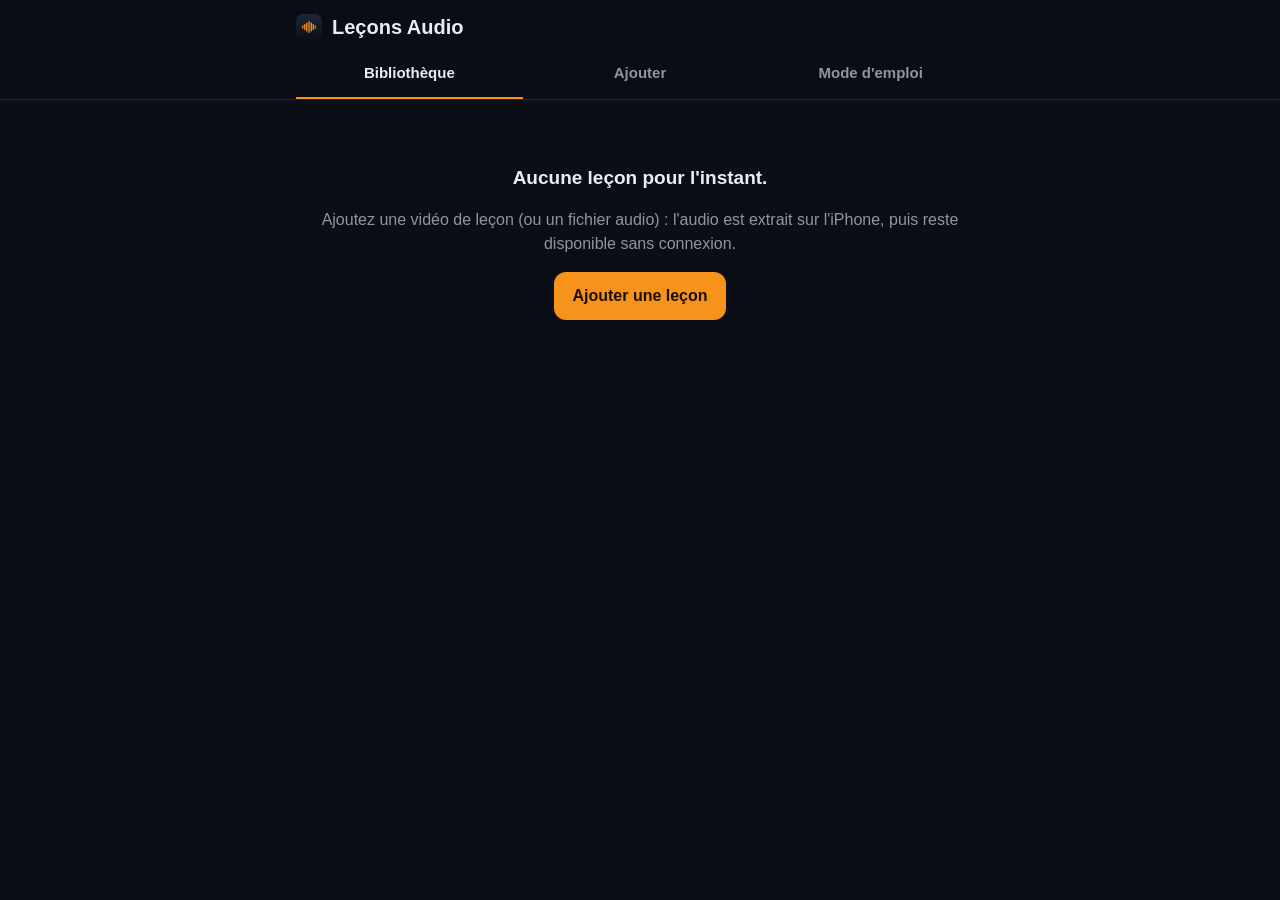
<file: docs/audio/index.html>
<!DOCTYPE html>
<html lang="fr">
<head>
  <meta charset="UTF-8" />
  <meta name="viewport" content="width=device-width, initial-scale=1, viewport-fit=cover" />
  <title>Leçons Audio</title>
  <meta name="description" content="Convertit les vidéos de leçons en audio (.m4a) et les garde sur l'iPhone pour une écoute hors ligne." />
  <meta name="color-scheme" content="dark" />
  <meta name="theme-color" content="#0b0e14" />
  <meta name="apple-mobile-web-app-capable" content="yes" />
  <meta name="mobile-web-app-capable" content="yes" />
  <meta name="apple-mobile-web-app-status-bar-style" content="black-translucent" />
  <meta name="apple-mobile-web-app-title" content="Leçons Audio" />
  <link rel="apple-touch-icon" href="icon-180.png" />
  <link rel="icon" type="image/png" href="icon-192.png" />
  <link rel="manifest" href="manifest.webmanifest" />
  <link rel="stylesheet" href="audio.css" />
</head>
<body>
  <header class="top">
    <div class="wrap top-row">
      <h1><span class="logo" aria-hidden="true"></span>Leçons Audio</h1>
      <span id="storage" class="muted small"></span>
    </div>
    <nav class="wrap tabs" role="tablist">
      <button role="tab" id="tab-library" aria-controls="library" aria-selected="true">Bibliothèque</button>
      <button role="tab" id="tab-add" aria-controls="add" aria-selected="false">Ajouter</button>
      <button role="tab" id="tab-help" aria-controls="help" aria-selected="false">Mode d'emploi</button>
    </nav>
  </header>

  <div id="install-tip" class="wrap" hidden>
    <div class="tip">
    <p><strong>Installez l'app :</strong> touchez <span class="ios-share" aria-label="Partager"></span>
      puis « Sur l'écran d'accueil ». Utilisez ensuite toujours l'icône : sur iPhone, Safari et
      l'icône ont chacun leur propre bibliothèque.</p>
    <button id="install-tip-close" class="ghost mini" type="button" aria-label="Masquer">✕</button>
    </div>
  </div>

  <main class="wrap">
    <!-- Bibliothèque -->
    <section id="library" role="tabpanel" aria-labelledby="tab-library">
      <div id="empty" class="empty" hidden>
        <p class="big">Aucune leçon pour l'instant.</p>
        <p class="muted">Ajoutez une vidéo de leçon (ou un fichier audio) : l'audio est extrait
          sur l'iPhone, puis reste disponible sans connexion.</p>
        <button id="empty-add" class="primary" type="button">Ajouter une leçon</button>
      </div>
      <ul id="tracks" class="tracks"></ul>
    </section>

    <!-- Ajout / conversion -->
    <section id="add" role="tabpanel" aria-labelledby="tab-add" hidden>
      <label class="pick">
        <input id="file" type="file" multiple
          accept="video/*,audio/*,.mp4,.mov,.m4v,.m4a,.mp3,.aac,.wav" />
        <span class="pick-icon" aria-hidden="true">＋</span>
        <span class="pick-title">Choisir une vidéo ou un audio</span>
        <span class="muted small">MP4 · MOV · M4V → audio M4A sans perte · MP3/M4A acceptés tels quels</span>
      </label>
      <ul id="jobs" class="jobs"></ul>
      <div class="note">
        <p><strong>Où trouver la vidéo ?</strong></p>
        <ul>
          <li><strong>Raccourci « Leçon en audio »</strong> : fichier dans <em>Fichiers › Sur mon iPhone › a-Shell ›
            Lecons-Audio</em> → « Choisir un fichier ».</li>
          <li><strong>Enregistrement de l'écran</strong> : « Photothèque » (ou mieux : enregistrez-le d'abord
            dans Fichiers pour éviter la compression).</li>
          <li>Fichier reçu par AirDrop ou téléchargé : « Choisir un fichier ».</li>
        </ul>
        <p class="muted small">Tout se fait sur l'iPhone : rien n'est envoyé sur Internet. · <span id="app-version">version 4</span></p>
      </div>
    </section>

    <!-- Mode d'emploi -->
    <section id="help" role="tabpanel" aria-labelledby="tab-help" hidden>
      <p class="lead">Trois étapes : <strong>1</strong> récupérer la vidéo (ou directement son audio) de la leçon,
        <strong>2</strong> l'ajouter ici, <strong>3</strong> écouter, même en mode Avion.</p>

      <details open>
        <summary>① Installer Leçons Audio sur l'écran d'accueil</summary>
        <ol>
          <li>Ouvrez cette page dans <strong>Safari</strong>.</li>
          <li>Touchez <span class="ios-share" aria-label="Partager"></span> → <strong>Sur l'écran d'accueil</strong> → Ajouter.</li>
          <li>Lancez désormais l'app depuis son icône : elle fonctionne <strong>sans connexion</strong>.</li>
        </ol>
      </details>

      <details>
        <summary>② Méthode recommandée : le raccourci « Leçon en audio »</summary>
        <p>Depuis la page de la leçon dans Safari, un seul geste télécharge <strong>uniquement la piste
          audio</strong> (environ 3 min pour une leçon de 2 h). Il utilise deux apps gratuites,
          <strong>a-Shell</strong> et <strong>Raccourcis</strong> (Apple), et l'outil libre <strong>yt-dlp</strong>.</p>
        <h3>A. Préparer les apps (une seule fois)</h3>
        <ol>
          <li>Dans l'App Store, installez <strong>a-Shell</strong>, ainsi que <strong>Raccourcis</strong> d'Apple
            si elle n'est pas sur votre iPhone (elle a pu être supprimée).</li>
          <li>Ouvrez a-Shell, tapez cette commande puis Entrée, et attendez le retour du <code>$</code> :
            <div class="copyrow"><code id="pip-cmd">pip install yt-dlp</code>
              <button class="ghost mini" type="button" data-copy="pip-cmd">Copier</button></div>
          </li>
          <li><strong>Réglages</strong> → tout en bas <strong>Apps</strong> → <strong>Raccourcis</strong> →
            <strong>Avancé</strong> → activez <strong>Autoriser l'exécution des scripts</strong>.
            <span class="muted small">La recherche des Réglages ne trouve pas cette option : passez par ce chemin.
            Si « Raccourcis » manque dans la liste des apps, c'est qu'elle n'est pas installée (étape 1).</span></li>
        </ol>
        <h3>B. Créer le raccourci (une seule fois, ~5 min)</h3>
        <ol>
          <li>App <strong>Raccourcis</strong> → <strong>＋</strong> en haut à droite.</li>
          <li>Touchez <strong>« Nouv. raccourci ⌄ »</strong> en haut → <strong>Renommer</strong> →
            <strong>Leçon en audio</strong>.</li>
          <li>Touchez <strong>Rechercher des actions</strong>, tapez <strong>JavaScript</strong> et choisissez
            <strong>Exécuter JavaScript sur une page web</strong>.</li>
          <li>Touchez <strong>ⓘ</strong> en bas de l'écran → activez <strong>Dans la feuille de partage</strong> → ✓.
            Un bloc « Recevoir … depuis Feuille partagée » apparaît en haut : touchez le mot bleu après
            « Recevoir » et ne cochez que <strong>Pages web Safari</strong>.</li>
          <li>Dans l'action JavaScript, touchez le mot bleu <strong>« Page web »</strong> →
            <strong>Entrée de raccourci</strong>.</li>
          <li>Copiez le script avec ce bouton, puis dans l'action : appui long dans le code d'exemple →
            <strong>Tout sélectionner</strong> → <strong>Coller</strong>. Le code doit commencer par
            <code>// Leçons Audio</code>.
            <div class="copyrow"><button class="primary mini" type="button" data-copy="script-code">Copier le script</button>
              <span class="muted small" id="script-size"></span></div>
            <details class="code"><summary>Voir le script</summary><pre><code id="script-code">Chargement…</code></pre></details>
          </li>
          <li>Recherchez <strong>a-Shell</strong> dans les actions et choisissez <strong>Execute Command</strong>
            (affichée « Exécuter »). Elle doit indiquer « Exécuter <strong>Résultat JavaScript</strong> » ;
            sinon, touchez son champ et choisissez cette variable au-dessus du clavier.</li>
          <li>Touchez la petite flèche de l'action a-Shell → <strong>Ouvrir l'application ?</strong> : choisissez
            l'option qui ouvre <strong>toujours</strong> a-Shell. Laissez « Continuer après une erreur » désactivé.</li>
          <li>Touchez <strong>&lt;</strong> en haut à gauche (enregistrement automatique), puis
            <strong>redémarrez l'iPhone</strong> : iOS n'ajoute souvent le raccourci au bouton Partager
            qu'après un redémarrage.</li>
        </ol>
        <h3>C. Pour chaque leçon</h3>
        <ol>
          <li>Ouvrez la leçon dans <strong>Safari</strong> (connecté à l'Académie) et attendez que la vidéo s'affiche.</li>
          <li><span class="ios-share" aria-label="Partager"></span> Partager (parfois dans le menu <strong>•••</strong>) →
            faites défiler → <strong>Leçon en audio</strong>. La première fois, répondez <strong>Toujours autoriser</strong>.
            <span class="muted small">Astuce : en bas de cette liste, « Modifier les actions… » → ＋ vert sur
            « Leçon en audio » pour l'avoir tout en haut.</span></li>
          <li>a-Shell s'ouvre et télécharge : <strong>restez dedans, écran allumé</strong>, jusqu'à
            <code>100%</code> et le retour du <code>$</code>.</li>
          <li>Ici : <strong>Ajouter</strong> → <strong>Choisir un fichier</strong> → <em>Sur mon iPhone › a-Shell ›
            Lecons-Audio</em> → le fichier, puis attendez « ✓ Ajoutée ».</li>
          <li>Supprimez ensuite le fichier du dossier a-Shell (appui long → Supprimer) : l'app garde sa propre copie.</li>
        </ol>
        <p class="muted small">Le fichier porte le nom de la leçon (ex. <code>2026-09-20-bitcoin-talk-life-discord.mp4</code>) :
          même en <code>.mp4</code>, c'est bien l'audio seul.</p>
      </details>

      <details>
        <summary>③ Sans aucune app : l'enregistrement de l'écran</summary>
        <p>Fonctionne avec n'importe quel lecteur vidéo, mais en temps réel (1 h de vidéo = 1 h d'enregistrement).</p>
        <ol>
          <li>Ajoutez <strong>Enregistrement de l'écran</strong> au Centre de contrôle (Réglages → Centre de contrôle).</li>
          <li>Activez <strong>Ne pas déranger</strong> et réglez le verrouillage auto sur <strong>Jamais</strong> le temps de l'enregistrement.</li>
          <li>Laissez le <strong>micro désactivé</strong> (appui long sur le bouton d'enregistrement) : seul le son de la vidéo sera capté.</li>
          <li>Lancez la vidéo de la leçon, démarrez l'enregistrement de l'écran, laissez jouer jusqu'au bout, puis arrêtez.</li>
          <li>Dans Photos : <strong>Partager → Enregistrer dans Fichiers</strong> (évite la compression),
            puis ici : <strong>Ajouter → Choisir un fichier</strong>. Vous pouvez ensuite supprimer la vidéo de Photos.</li>
        </ol>
      </details>

      <details>
        <summary>④ Écouter hors ligne et sauvegarder</summary>
        <ul>
          <li>Les leçons ajoutées sont stockées <strong>dans l'app, sur l'iPhone</strong> : aucune connexion nécessaire.</li>
          <li>Lecture en arrière-plan et écran verrouillé, <strong>−15 s / +30 s</strong>, vitesse
            <strong>0,75× à 2×</strong>, reprise automatique là où vous vous êtes arrêté.</li>
          <li><strong>Minuterie de sommeil</strong> : le bouton lune du lecteur arrête la lecture après
            15, 30, 45, 60 ou 90 min d'écoute (touchez-le plusieurs fois pour choisir ; les pauses ne comptent pas).</li>
          <li>Menu <strong>⋯</strong> d'une leçon → <strong>Enregistrer dans Fichiers</strong> pour en garder une copie
            (iCloud Drive, ou pour l'écouter dans une autre app comme VLC).</li>
        </ul>
      </details>

      <details>
        <summary>Dépannage</summary>
        <ul>
          <li><strong>« Leçon en audio » absent du bouton Partager</strong> : redémarrez l'iPhone ; vérifiez dans
            Raccourcis → le raccourci → ⓘ que « Dans la feuille de partage » est activé, et que la page est ouverte dans Safari.</li>
          <li><strong>Réglage « Autoriser l'exécution des scripts » introuvable</strong> : installez l'app Raccourcis d'Apple.</li>
          <li><strong>Mise à jour de cette app</strong> : fermez-la complètement puis rouvrez-la (deux fois si besoin) ;
            le numéro de version est en bas de l'onglet Ajouter.</li>
          <li><strong>« Aucune video trouvee »</strong> : lancez la lecture de la vidéo, attendez quelques secondes, relancez le raccourci.</li>
          <li><strong>Erreur yt-dlp</strong> (403, « Unable to extract »…) : dans a-Shell, mettez à jour avec
            <code>pip install -U yt-dlp</code> puis réessayez.</li>
          <li><strong>« Aucune piste audio »</strong> : la vidéo n'a pas de son (enregistrement d'écran fait volume coupé ?).</li>
          <li><strong>Format non pris en charge</strong> : seuls MP4/MOV/M4V (et MP3/M4A) sont acceptés.</li>
          <li>La bibliothèque a disparu ? Vous êtes peut-être dans Safari au lieu de l'icône (bibliothèques séparées).</li>
        </ul>
        <p class="muted small">Usage personnel : respectez les conditions de l'Académie et ne partagez pas les enregistrements.</p>
      </details>
    </section>
  </main>

  <!-- Lecteur -->
  <div id="player" class="player" hidden>
    <div class="wrap">
      <div class="p-head">
        <div class="p-title" id="p-title"></div>
        <button id="p-close" class="p-x" type="button" aria-label="Fermer le lecteur">✕</button>
      </div>
      <div class="p-seek">
        <span id="p-cur" class="p-time">0:00</span>
        <input id="p-range" type="range" min="0" max="1000" step="1" value="0" aria-label="Position" />
        <span id="p-left" class="p-time">-0:00</span>
      </div>
      <div class="p-ctrl">
        <button id="p-speed" class="ghost speed" type="button" aria-label="Vitesse de lecture">1×</button>
        <button id="p-back" class="round" type="button" aria-label="Reculer de 15 secondes">−15</button>
        <button id="p-play" class="round play" type="button" aria-label="Lecture">▶</button>
        <button id="p-fwd" class="round" type="button" aria-label="Avancer de 30 secondes">+30</button>
        <button id="p-sleep" class="ghost speed moon" type="button" aria-label="Minuterie de sommeil : désactivée"></button>
      </div>
    </div>
    <audio id="audio" preload="auto"></audio>
  </div>

  <!-- Menu d'actions d'une leçon -->
  <dialog id="menu" class="sheet">
    <p id="menu-title" class="sheet-title"></p>
    <button type="button" data-act="share">Enregistrer dans Fichiers / Partager</button>
    <button type="button" data-act="rename">Renommer</button>
    <button type="button" data-act="done">Marquer comme écoutée</button>
    <button type="button" data-act="delete" class="danger">Supprimer</button>
    <button type="button" data-act="cancel" class="cancel">Annuler</button>
  </dialog>

  <div id="toast" class="toast" role="status" aria-live="polite" hidden></div>

  <script src="mp4audio.js"></script>
  <script src="app.js"></script>
</body>
</html>
</file>
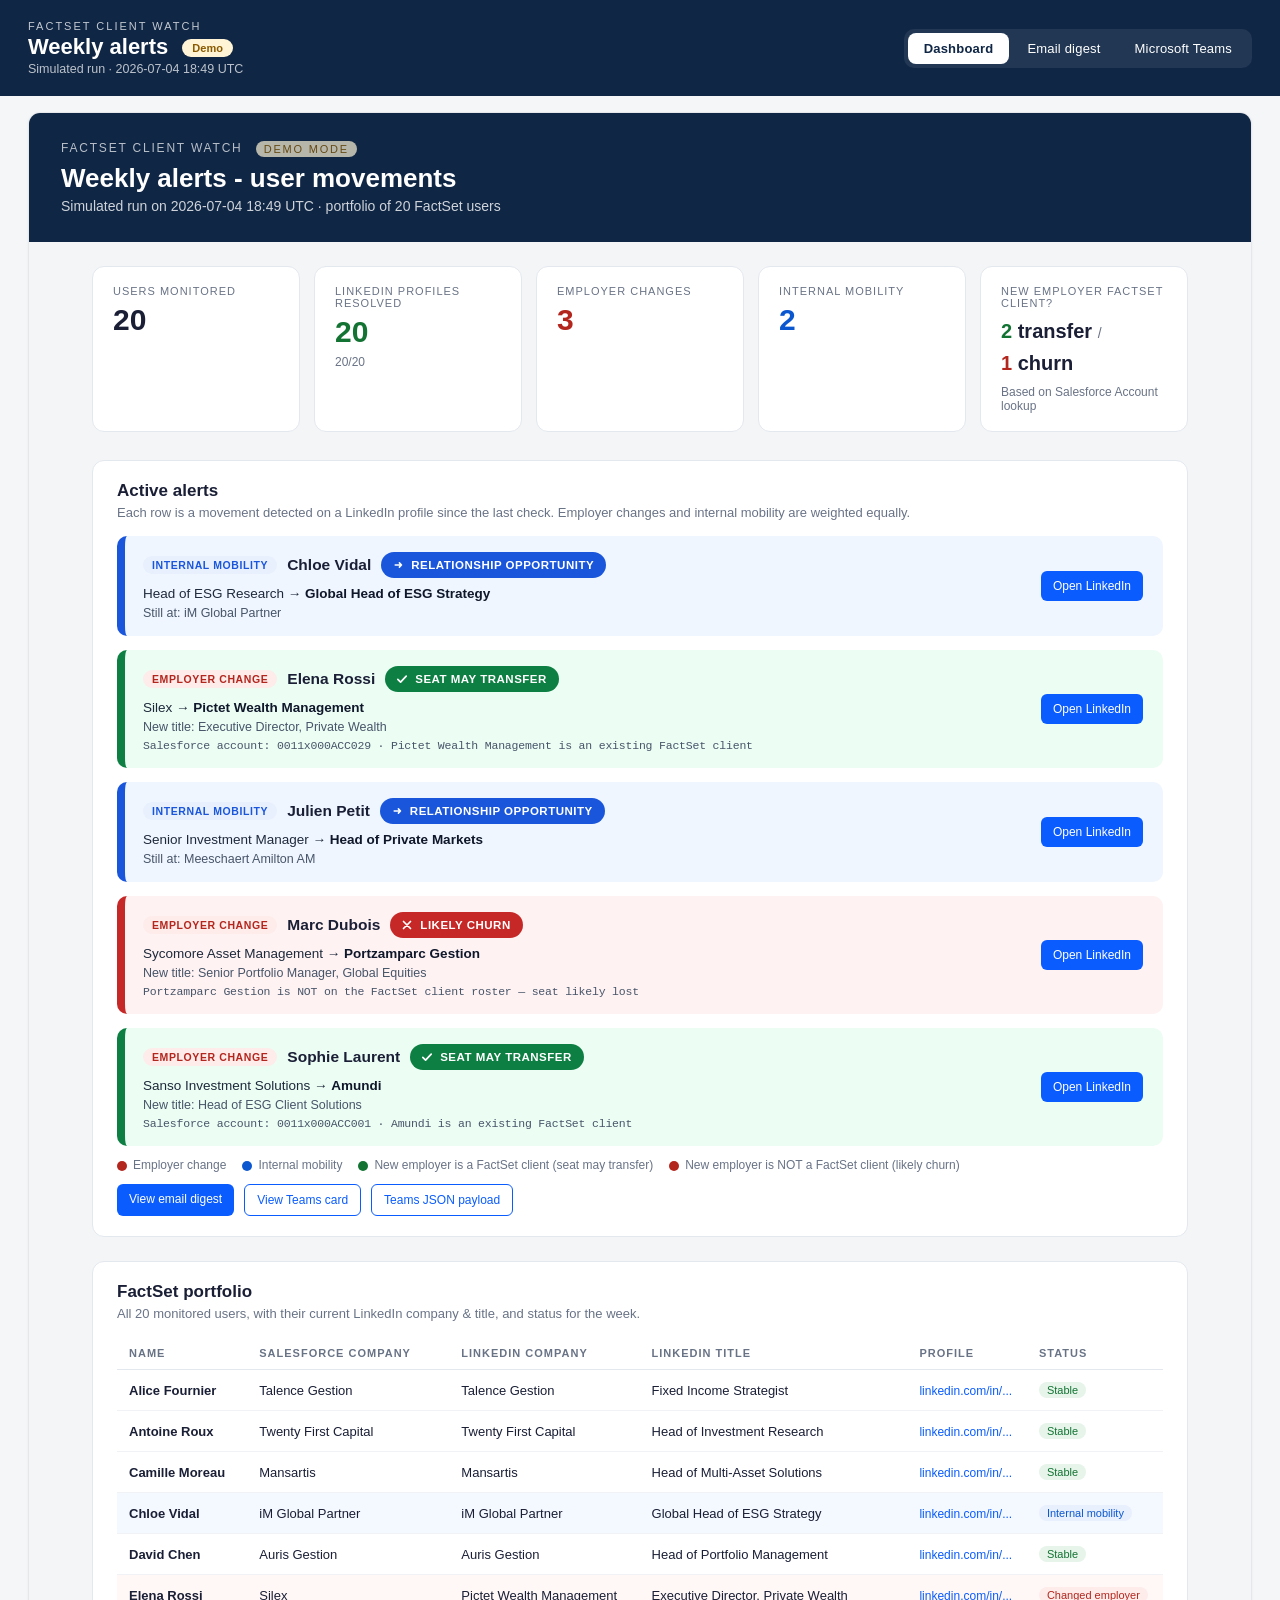
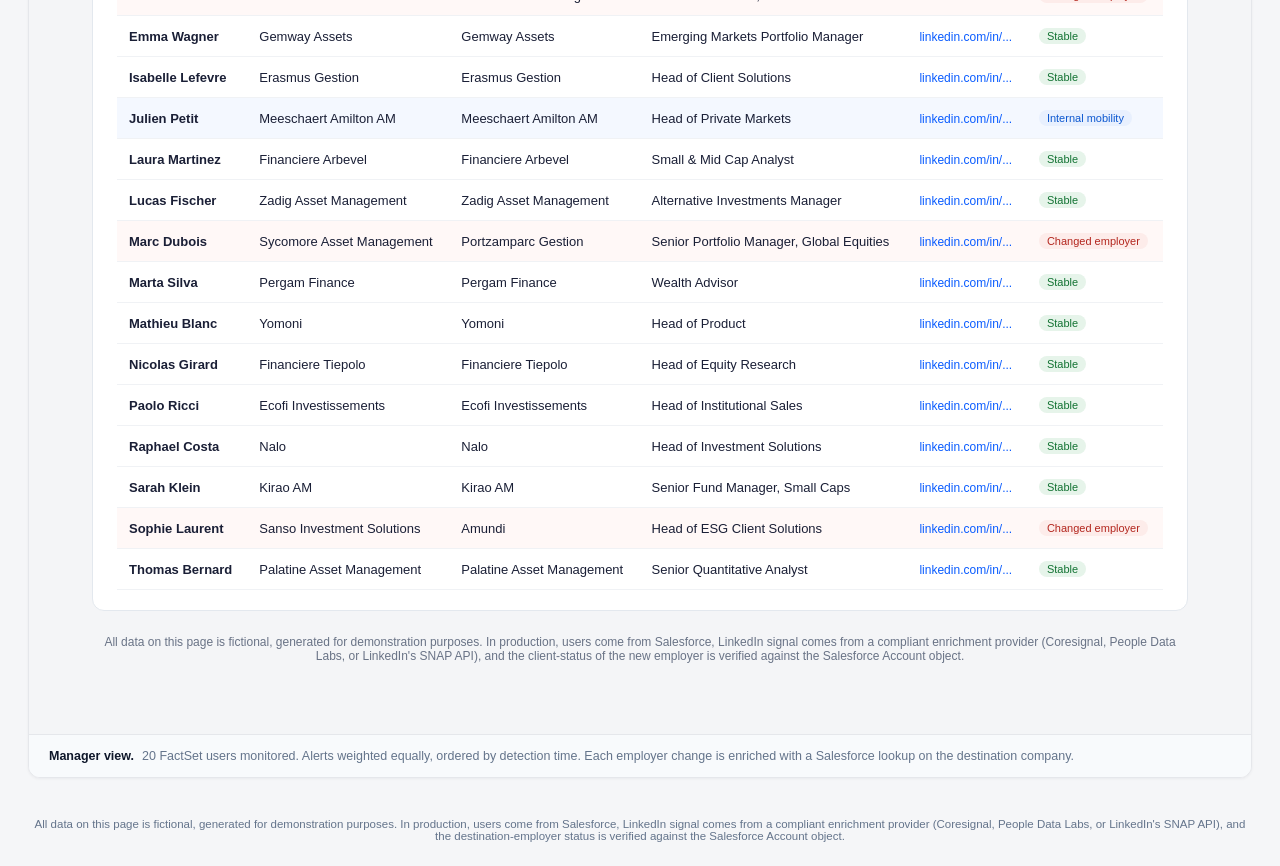
<file: docs/factset-demo/index.html>
<!doctype html>
<html lang="en"><head>
<meta charset="utf-8">
<meta name="viewport" content="width=device-width,initial-scale=1">
<title>FactSet Client Watch - Demo showcase</title>
</head><body>
<style>
:root {
  --bg:#f5f6f8; --ink:#0f172a; --muted:#64748b;
  --brand:#0f2645; --card:#ffffff; --border:#e5e7eb;
  --accent:#0a5cff;
}
* { box-sizing:border-box; }
body { margin:0; padding:0; background:var(--bg); color:var(--ink);
        font-family:-apple-system,BlinkMacSystemFont,'Segoe UI',Roboto,Arial,sans-serif; }
.shell { min-height:100vh; display:flex; flex-direction:column; }
.top { background:var(--brand); color:#ffffff; padding:20px 28px; }
.top-row { display:flex; align-items:center; justify-content:space-between; gap:20px; flex-wrap:wrap; }
.brand { font-size:11px; letter-spacing:2px; text-transform:uppercase; opacity:.75; }
.title { font-size:22px; font-weight:600; margin-top:2px; }
.subtitle { font-size:12.5px; opacity:.72; margin-top:2px; }
.demo-pill { display:inline-block; background:#fff4d6; color:#8a5a00;
               padding:3px 10px; border-radius:999px; font-size:11px;
               font-weight:600; margin-left:8px; vertical-align:middle; }
nav.tabs { display:inline-flex; background:rgba(255,255,255,.08); padding:4px;
            border-radius:10px; gap:2px; }
nav.tabs button { background:transparent; color:#ffffff; border:0;
                    padding:8px 16px; border-radius:8px; font-size:13px;
                    font-weight:500; cursor:pointer;
                    font-family:inherit; letter-spacing:.2px; }
nav.tabs button.active { background:#ffffff; color:var(--brand); font-weight:600; }
nav.tabs button:not(.active):hover { background:rgba(255,255,255,.12); }
nav.tabs button:focus-visible { outline:2px solid #93c5fd; outline-offset:1px; }
.panels { flex:1; padding:16px 28px 28px 28px; }
.panel { display:none; background:var(--card); border:1px solid var(--border);
          border-radius:12px; overflow:hidden; box-shadow:0 1px 3px rgba(15,23,42,.05); }
.panel.active { display:block; }
.panel iframe { border:0; width:100%; display:block; background:#ffffff; }
.panel-note { padding:14px 20px; border-top:1px solid var(--border);
               background:#f8fafc; color:var(--muted); font-size:12.5px;
               display:flex; align-items:center; gap:8px; flex-wrap:wrap; }
.panel-note strong { color:var(--ink); font-weight:600; }
.foot { text-align:center; color:var(--muted); font-size:11.5px; padding:12px 28px 24px 28px; }
@media (max-width:640px) {
  .top-row { flex-direction:column; align-items:flex-start; }
  .panels { padding:12px 14px 20px 14px; }
}
</style>

<div class="shell">
  <header class="top">
    <div class="top-row">
      <div>
        <div class="brand">FactSet Client Watch</div>
        <div class="title">Weekly alerts <span class="demo-pill">Demo</span></div>
        <div class="subtitle">Simulated run &middot; 2026-07-04 18:49 UTC</div>
      </div>
      <nav class="tabs" role="tablist" aria-label="Preview">
        <button type="button" role="tab" data-tab="dashboard" class="active" aria-selected="true">Dashboard</button>
        <button type="button" role="tab" data-tab="email" aria-selected="false">Email digest</button>
        <button type="button" role="tab" data-tab="teams" aria-selected="false">Microsoft Teams</button>
      </nav>
    </div>
  </header>

  <main class="panels">
    <div class="panel active" data-panel="dashboard" role="tabpanel">
      <iframe title="Dashboard preview" srcdoc="&lt;!doctype html&gt;
&lt;html lang=&quot;en&quot;&gt;&lt;head&gt;
&lt;meta charset=&quot;utf-8&quot;&gt;
&lt;meta name=&quot;viewport&quot; content=&quot;width=device-width,initial-scale=1&quot;&gt;
&lt;title&gt;FactSet Client Watch - Demo dashboard&lt;/title&gt;
&lt;style&gt;
:root {
  --bg:#f4f5f7; --card:#ffffff; --ink:#1a1f36; --muted:#697386;
  --border:#e3e8ee; --brand:#0f2645; --accent:#0a5cff;
  --danger:#b3261e; --danger-bg:#fdecea; --ok:#137333; --ok-bg:#e6f4ea;
  --info:#0b57d0; --info-bg:#e8f0fe;
}
* { box-sizing:border-box; }
body { margin:0; font-family:-apple-system,BlinkMacSystemFont,&#x27;Segoe UI&#x27;,Roboto,Arial,sans-serif;
       background:var(--bg); color:var(--ink); }
header { background:var(--brand); color:#ffffff; padding:28px 32px; }
header .brand { font-size:12px; letter-spacing:1.8px; text-transform:uppercase; opacity:.7; }
header h1 { margin:6px 0 4px 0; font-size:26px; font-weight:600; }
header .sub { font-size:14px; opacity:.8; }
main { max-width:1160px; margin:0 auto; padding:24px 32px 60px 32px; }
.kpis { display:grid; grid-template-columns:repeat(5,1fr); gap:14px; margin-bottom:28px; }
.kpi { background:var(--card); border:1px solid var(--border); border-radius:12px;
        padding:18px 20px; }
.kpi .label { font-size:11px; color:var(--muted); text-transform:uppercase; letter-spacing:1px; }
.kpi .value { font-size:30px; font-weight:600; margin-top:6px; }
.kpi .split { font-size:12px; color:var(--muted); margin-top:6px; }
.kpi.alert .value { color:var(--danger); }
.kpi.info .value { color:var(--info); }
.kpi.ok .value { color:var(--ok); }
section.card { background:var(--card); border:1px solid var(--border); border-radius:12px;
                padding:20px 24px; margin-bottom:24px; }
section.card h2 { margin:0 0 4px 0; font-size:17px; }
section.card .hint { color:var(--muted); font-size:13px; margin-bottom:16px; }
.alerts { display:grid; grid-template-columns:1fr; gap:14px; }
.alert-item { border-radius:10px; overflow:hidden;
               display:grid; grid-template-columns:1fr auto; gap:16px; align-items:center;
               padding:16px 20px 16px 18px;
               border-left:8px solid #cbd5e1;
               background:#f8fafc; }
.alert-item.outcome-transfer { background:#ecfdf3; border-left-color:#0d7f42; }
.alert-item.outcome-churn    { background:#fef2f2; border-left-color:#c62828; }
.alert-item.outcome-internal { background:#eff6ff; border-left-color:#1a56db; }
.alert-item .header { display:flex; align-items:center; gap:10px; flex-wrap:wrap; }
.alert-item .name { font-weight:600; font-size:15.5px; }
.alert-item .move { font-size:13.5px; margin-top:8px; color:#1e293b; }
.alert-item .move strong { color:#0f172a; }
.alert-item .title { font-size:12.5px; color:#475569; margin-top:5px; }
.alert-item .account { font-size:11.5px; color:#475569; margin-top:5px;
                        font-family:&#x27;SF Mono&#x27;,&#x27;Cascadia Code&#x27;,&#x27;Roboto Mono&#x27;,ui-monospace,monospace;
                        letter-spacing:-0.2px; }
.tag { display:inline-block; padding:3px 9px; border-radius:999px; font-size:10.5px;
        font-weight:600; letter-spacing:.6px; text-transform:uppercase; }
.tag.company { background:#fdecea; color:#b3261e; }
.tag.role { background:#e8f0fe; color:#1a56db; }
.outcome-badge { display:inline-flex; align-items:center; gap:6px;
                  padding:6px 12px 6px 10px; border-radius:999px;
                  font-size:11.5px; font-weight:700; letter-spacing:.5px;
                  text-transform:uppercase; color:#ffffff; }
.outcome-badge.transfer { background:#0d7f42; }
.outcome-badge.churn    { background:#c62828; }
.outcome-badge.internal { background:#1a56db; }
.outcome-badge svg { width:14px; height:14px; }
.badge { display:inline-block; padding:2px 8px; border-radius:999px; font-size:11px;
          font-weight:500; }
.badge.prev { background:var(--danger-bg); color:var(--danger); }
.badge.next { background:var(--ok-bg); color:var(--ok); }
.badge.rolefrom { background:#e6e9ef; color:#3c4257; }
.badge.roleto { background:var(--info-bg); color:var(--info); }
.arrow { margin:0 6px; color:var(--muted); }
.linkbtn { background:var(--accent); color:#fff; padding:8px 12px; border-radius:6px;
            font-size:12px; text-decoration:none; white-space:nowrap; }
.linkbtn.secondary { background:#ffffff; color:var(--accent); border:1px solid var(--accent); }
.actions { display:flex; gap:10px; margin-top:12px; flex-wrap:wrap; }
table { width:100%; border-collapse:collapse; font-size:13px; }
thead th { text-align:left; font-size:11px; letter-spacing:1px; text-transform:uppercase;
            color:var(--muted); padding:10px 12px; border-bottom:1px solid var(--border); }
tbody td { padding:12px; border-bottom:1px solid #f0f2f5; vertical-align:middle; }
tr.company_change { background:#fff8f7; }
tr.role_change { background:#f4f8ff; }
tr.company_change td.status .status-badge { background:var(--danger-bg); color:var(--danger); }
tr.role_change td.status .status-badge { background:var(--info-bg); color:var(--info); }
td.status .status-badge { display:inline-block; padding:2px 8px; border-radius:999px;
                            font-size:11px; font-weight:500; background:var(--ok-bg); color:var(--ok); }
.small { color:var(--muted); font-size:12px; }
.li { font-size:12px; color:var(--accent); text-decoration:none; }
.legend { font-size:12px; color:var(--muted); margin-top:12px; display:flex; gap:16px; flex-wrap:wrap; }
.legend .dot { display:inline-block; width:10px; height:10px; border-radius:50%; margin-right:6px; vertical-align:middle; }
.legend .dot.company { background:var(--danger); }
.legend .dot.role { background:var(--info); }
.legend .dot.client { background:var(--ok); }
.legend .dot.churn { background:var(--danger); }
footer { text-align:center; color:var(--muted); font-size:12px; margin-top:20px; }
.tag-demo { display:inline-block; background:#fff4d6; color:#8a5a00; padding:2px 8px;
             border-radius:999px; font-size:11px; margin-left:8px; vertical-align:middle; }
@media (max-width: 900px) { .kpis { grid-template-columns:repeat(3,1fr); } }
@media (max-width: 600px) { .kpis { grid-template-columns:repeat(2,1fr); } }
&lt;/style&gt;
&lt;/head&gt;
&lt;body&gt;
  &lt;header&gt;
    &lt;div class=&quot;brand&quot;&gt;FactSet Client Watch &lt;span class=&quot;tag-demo&quot;&gt;Demo mode&lt;/span&gt;&lt;/div&gt;
    &lt;h1&gt;Weekly alerts - user movements&lt;/h1&gt;
    &lt;div class=&quot;sub&quot;&gt;Simulated run on 2026-07-04 18:49 UTC &amp;middot; portfolio of 20 FactSet users&lt;/div&gt;
  &lt;/header&gt;
  &lt;main&gt;
    &lt;div class=&quot;kpis&quot;&gt;
      &lt;div class=&quot;kpi&quot;&gt;
        &lt;div class=&quot;label&quot;&gt;Users monitored&lt;/div&gt;
        &lt;div class=&quot;value&quot;&gt;20&lt;/div&gt;
      &lt;/div&gt;
      &lt;div class=&quot;kpi ok&quot;&gt;
        &lt;div class=&quot;label&quot;&gt;LinkedIn profiles resolved&lt;/div&gt;
        &lt;div class=&quot;value&quot;&gt;20&lt;/div&gt;
        &lt;div class=&quot;split&quot;&gt;20/20&lt;/div&gt;
      &lt;/div&gt;
      &lt;div class=&quot;kpi alert&quot;&gt;
        &lt;div class=&quot;label&quot;&gt;Employer changes&lt;/div&gt;
        &lt;div class=&quot;value&quot;&gt;3&lt;/div&gt;
      &lt;/div&gt;
      &lt;div class=&quot;kpi info&quot;&gt;
        &lt;div class=&quot;label&quot;&gt;Internal mobility&lt;/div&gt;
        &lt;div class=&quot;value&quot;&gt;2&lt;/div&gt;
      &lt;/div&gt;
      &lt;div class=&quot;kpi&quot;&gt;
        &lt;div class=&quot;label&quot;&gt;New employer FactSet client?&lt;/div&gt;
        &lt;div class=&quot;value&quot; style=&quot;font-size:20px;line-height:1.6;&quot;&gt;
          &lt;span style=&quot;color:var(--ok);&quot;&gt;2&lt;/span&gt;&amp;nbsp;transfer
          &lt;span style=&quot;color:var(--muted);font-weight:400;font-size:14px;&quot;&gt;/&lt;/span&gt;
          &lt;span style=&quot;color:var(--danger);&quot;&gt;1&lt;/span&gt;&amp;nbsp;churn
        &lt;/div&gt;
        &lt;div class=&quot;split&quot;&gt;Based on Salesforce Account lookup&lt;/div&gt;
      &lt;/div&gt;
    &lt;/div&gt;

    &lt;section class=&quot;card&quot;&gt;
      &lt;h2&gt;Active alerts&lt;/h2&gt;
      &lt;div class=&quot;hint&quot;&gt;Each row is a movement detected on a LinkedIn profile since the last check. Employer changes and internal mobility are weighted equally.&lt;/div&gt;
      &lt;div class=&quot;alerts&quot;&gt;
      &lt;div class=&quot;alert-item outcome-internal&quot;&gt;
        &lt;div&gt;
          &lt;div class=&quot;header&quot;&gt;
            &lt;span class=&quot;tag role&quot;&gt;Internal mobility&lt;/span&gt;
            &lt;span class=&quot;name&quot;&gt;Chloe Vidal&lt;/span&gt;
            &lt;span class=&quot;outcome-badge internal&quot;&gt;&lt;svg viewBox=&quot;0 0 20 20&quot; fill=&quot;none&quot; xmlns=&quot;http://www.w3.org/2000/svg&quot; aria-hidden=&quot;true&quot;&gt;&lt;path d=&quot;M6 10h9m-3-3l3 3-3 3&quot; stroke=&quot;currentColor&quot; stroke-width=&quot;2.2&quot; stroke-linecap=&quot;round&quot; stroke-linejoin=&quot;round&quot;/&gt;&lt;/svg&gt;Relationship opportunity&lt;/span&gt;
          &lt;/div&gt;
          &lt;div class=&quot;move&quot;&gt;Head of ESG Research &amp;rarr; &lt;strong&gt;Global Head of ESG Strategy&lt;/strong&gt;&lt;/div&gt;
          &lt;div class=&quot;title&quot;&gt;Still at:&amp;nbsp;iM Global Partner&lt;/div&gt;
        &lt;/div&gt;
        &lt;a class=&quot;linkbtn&quot; href=&quot;https://www.linkedin.com/in/chloe-vidal-factset-demo&quot; target=&quot;_blank&quot;&gt;Open LinkedIn&lt;/a&gt;
      &lt;/div&gt;
      &lt;div class=&quot;alert-item outcome-transfer&quot;&gt;
        &lt;div&gt;
          &lt;div class=&quot;header&quot;&gt;
            &lt;span class=&quot;tag company&quot;&gt;Employer change&lt;/span&gt;
            &lt;span class=&quot;name&quot;&gt;Elena Rossi&lt;/span&gt;
            &lt;span class=&quot;outcome-badge transfer&quot;&gt;&lt;svg viewBox=&quot;0 0 20 20&quot; fill=&quot;none&quot; xmlns=&quot;http://www.w3.org/2000/svg&quot; aria-hidden=&quot;true&quot;&gt;&lt;path d=&quot;M4 10.5l4 4L16 6&quot; stroke=&quot;currentColor&quot; stroke-width=&quot;2.4&quot; stroke-linecap=&quot;round&quot; stroke-linejoin=&quot;round&quot;/&gt;&lt;/svg&gt;Seat may transfer&lt;/span&gt;
          &lt;/div&gt;
          &lt;div class=&quot;move&quot;&gt;Silex &amp;rarr; &lt;strong&gt;Pictet Wealth Management&lt;/strong&gt;&lt;/div&gt;
          &lt;div class=&quot;title&quot;&gt;New title:&amp;nbsp;Executive Director, Private Wealth&lt;/div&gt;
          &lt;div class=&quot;account&quot;&gt;Salesforce account: 0011x000ACC029 &amp;middot; Pictet Wealth Management is an existing FactSet client&lt;/div&gt;
        &lt;/div&gt;
        &lt;a class=&quot;linkbtn&quot; href=&quot;https://www.linkedin.com/in/elena-rossi-factset-demo&quot; target=&quot;_blank&quot;&gt;Open LinkedIn&lt;/a&gt;
      &lt;/div&gt;
      &lt;div class=&quot;alert-item outcome-internal&quot;&gt;
        &lt;div&gt;
          &lt;div class=&quot;header&quot;&gt;
            &lt;span class=&quot;tag role&quot;&gt;Internal mobility&lt;/span&gt;
            &lt;span class=&quot;name&quot;&gt;Julien Petit&lt;/span&gt;
            &lt;span class=&quot;outcome-badge internal&quot;&gt;&lt;svg viewBox=&quot;0 0 20 20&quot; fill=&quot;none&quot; xmlns=&quot;http://www.w3.org/2000/svg&quot; aria-hidden=&quot;true&quot;&gt;&lt;path d=&quot;M6 10h9m-3-3l3 3-3 3&quot; stroke=&quot;currentColor&quot; stroke-width=&quot;2.2&quot; stroke-linecap=&quot;round&quot; stroke-linejoin=&quot;round&quot;/&gt;&lt;/svg&gt;Relationship opportunity&lt;/span&gt;
          &lt;/div&gt;
          &lt;div class=&quot;move&quot;&gt;Senior Investment Manager &amp;rarr; &lt;strong&gt;Head of Private Markets&lt;/strong&gt;&lt;/div&gt;
          &lt;div class=&quot;title&quot;&gt;Still at:&amp;nbsp;Meeschaert Amilton AM&lt;/div&gt;
        &lt;/div&gt;
        &lt;a class=&quot;linkbtn&quot; href=&quot;https://www.linkedin.com/in/julien-petit-factset-demo&quot; target=&quot;_blank&quot;&gt;Open LinkedIn&lt;/a&gt;
      &lt;/div&gt;
      &lt;div class=&quot;alert-item outcome-churn&quot;&gt;
        &lt;div&gt;
          &lt;div class=&quot;header&quot;&gt;
            &lt;span class=&quot;tag company&quot;&gt;Employer change&lt;/span&gt;
            &lt;span class=&quot;name&quot;&gt;Marc Dubois&lt;/span&gt;
            &lt;span class=&quot;outcome-badge churn&quot;&gt;&lt;svg viewBox=&quot;0 0 20 20&quot; fill=&quot;none&quot; xmlns=&quot;http://www.w3.org/2000/svg&quot; aria-hidden=&quot;true&quot;&gt;&lt;path d=&quot;M5 5l10 10M15 5L5 15&quot; stroke=&quot;currentColor&quot; stroke-width=&quot;2.4&quot; stroke-linecap=&quot;round&quot; stroke-linejoin=&quot;round&quot;/&gt;&lt;/svg&gt;Likely churn&lt;/span&gt;
          &lt;/div&gt;
          &lt;div class=&quot;move&quot;&gt;Sycomore Asset Management &amp;rarr; &lt;strong&gt;Portzamparc Gestion&lt;/strong&gt;&lt;/div&gt;
          &lt;div class=&quot;title&quot;&gt;New title:&amp;nbsp;Senior Portfolio Manager, Global Equities&lt;/div&gt;
          &lt;div class=&quot;account&quot;&gt;Portzamparc Gestion is NOT on the FactSet client roster &amp;mdash; seat likely lost&lt;/div&gt;
        &lt;/div&gt;
        &lt;a class=&quot;linkbtn&quot; href=&quot;https://www.linkedin.com/in/marc-dubois-factset-demo&quot; target=&quot;_blank&quot;&gt;Open LinkedIn&lt;/a&gt;
      &lt;/div&gt;
      &lt;div class=&quot;alert-item outcome-transfer&quot;&gt;
        &lt;div&gt;
          &lt;div class=&quot;header&quot;&gt;
            &lt;span class=&quot;tag company&quot;&gt;Employer change&lt;/span&gt;
            &lt;span class=&quot;name&quot;&gt;Sophie Laurent&lt;/span&gt;
            &lt;span class=&quot;outcome-badge transfer&quot;&gt;&lt;svg viewBox=&quot;0 0 20 20&quot; fill=&quot;none&quot; xmlns=&quot;http://www.w3.org/2000/svg&quot; aria-hidden=&quot;true&quot;&gt;&lt;path d=&quot;M4 10.5l4 4L16 6&quot; stroke=&quot;currentColor&quot; stroke-width=&quot;2.4&quot; stroke-linecap=&quot;round&quot; stroke-linejoin=&quot;round&quot;/&gt;&lt;/svg&gt;Seat may transfer&lt;/span&gt;
          &lt;/div&gt;
          &lt;div class=&quot;move&quot;&gt;Sanso Investment Solutions &amp;rarr; &lt;strong&gt;Amundi&lt;/strong&gt;&lt;/div&gt;
          &lt;div class=&quot;title&quot;&gt;New title:&amp;nbsp;Head of ESG Client Solutions&lt;/div&gt;
          &lt;div class=&quot;account&quot;&gt;Salesforce account: 0011x000ACC001 &amp;middot; Amundi is an existing FactSet client&lt;/div&gt;
        &lt;/div&gt;
        &lt;a class=&quot;linkbtn&quot; href=&quot;https://www.linkedin.com/in/sophie-laurent-factset-demo&quot; target=&quot;_blank&quot;&gt;Open LinkedIn&lt;/a&gt;
      &lt;/div&gt;&lt;/div&gt;
      &lt;div class=&quot;legend&quot;&gt;
        &lt;span&gt;&lt;span class=&quot;dot company&quot;&gt;&lt;/span&gt;Employer change&lt;/span&gt;
        &lt;span&gt;&lt;span class=&quot;dot role&quot;&gt;&lt;/span&gt;Internal mobility&lt;/span&gt;
        &lt;span&gt;&lt;span class=&quot;dot client&quot;&gt;&lt;/span&gt;New employer is a FactSet client (seat may transfer)&lt;/span&gt;
        &lt;span&gt;&lt;span class=&quot;dot churn&quot;&gt;&lt;/span&gt;New employer is NOT a FactSet client (likely churn)&lt;/span&gt;
      &lt;/div&gt;
      &lt;div class=&quot;actions&quot;&gt;
        &lt;a class=&quot;linkbtn&quot; href=&quot;alert_email_preview.html&quot; target=&quot;_blank&quot;&gt;View email digest&lt;/a&gt;
        &lt;a class=&quot;linkbtn secondary&quot; href=&quot;alert_teams_preview.html&quot; target=&quot;_blank&quot;&gt;View Teams card&lt;/a&gt;
        &lt;a class=&quot;linkbtn secondary&quot; href=&quot;alert_teams_payload.json&quot; target=&quot;_blank&quot;&gt;Teams JSON payload&lt;/a&gt;
      &lt;/div&gt;
    &lt;/section&gt;

    &lt;section class=&quot;card&quot;&gt;
      &lt;h2&gt;FactSet portfolio&lt;/h2&gt;
      &lt;div class=&quot;hint&quot;&gt;All 20 monitored users, with their current LinkedIn company &amp;amp; title, and status for the week.&lt;/div&gt;
      &lt;table&gt;
        &lt;thead&gt;&lt;tr&gt;
          &lt;th&gt;Name&lt;/th&gt;&lt;th&gt;Salesforce company&lt;/th&gt;&lt;th&gt;LinkedIn company&lt;/th&gt;
          &lt;th&gt;LinkedIn title&lt;/th&gt;&lt;th&gt;Profile&lt;/th&gt;&lt;th class=&quot;status&quot;&gt;Status&lt;/th&gt;
        &lt;/tr&gt;&lt;/thead&gt;
        &lt;tbody&gt;
        &lt;tr class=&quot;&quot;&gt;
          &lt;td&gt;&lt;strong&gt;Alice Fournier&lt;/strong&gt;&lt;/td&gt;
          &lt;td&gt;Talence Gestion&lt;/td&gt;
          &lt;td&gt;Talence Gestion&lt;/td&gt;
          &lt;td&gt;Fixed Income Strategist&lt;/td&gt;
          &lt;td&gt;&lt;a class=&quot;li&quot; href=&quot;https://www.linkedin.com/in/alice-fournier-factset-demo&quot; target=&quot;_blank&quot;&gt;linkedin.com/in/...&lt;/a&gt;&lt;/td&gt;
          &lt;td class=&quot;status&quot;&gt;&lt;span class=&quot;status-badge&quot;&gt;Stable&lt;/span&gt;&lt;/td&gt;
        &lt;/tr&gt;
        &lt;tr class=&quot;&quot;&gt;
          &lt;td&gt;&lt;strong&gt;Antoine Roux&lt;/strong&gt;&lt;/td&gt;
          &lt;td&gt;Twenty First Capital&lt;/td&gt;
          &lt;td&gt;Twenty First Capital&lt;/td&gt;
          &lt;td&gt;Head of Investment Research&lt;/td&gt;
          &lt;td&gt;&lt;a class=&quot;li&quot; href=&quot;https://www.linkedin.com/in/antoine-roux-factset-demo&quot; target=&quot;_blank&quot;&gt;linkedin.com/in/...&lt;/a&gt;&lt;/td&gt;
          &lt;td class=&quot;status&quot;&gt;&lt;span class=&quot;status-badge&quot;&gt;Stable&lt;/span&gt;&lt;/td&gt;
        &lt;/tr&gt;
        &lt;tr class=&quot;&quot;&gt;
          &lt;td&gt;&lt;strong&gt;Camille Moreau&lt;/strong&gt;&lt;/td&gt;
          &lt;td&gt;Mansartis&lt;/td&gt;
          &lt;td&gt;Mansartis&lt;/td&gt;
          &lt;td&gt;Head of Multi-Asset Solutions&lt;/td&gt;
          &lt;td&gt;&lt;a class=&quot;li&quot; href=&quot;https://www.linkedin.com/in/camille-moreau-factset-demo&quot; target=&quot;_blank&quot;&gt;linkedin.com/in/...&lt;/a&gt;&lt;/td&gt;
          &lt;td class=&quot;status&quot;&gt;&lt;span class=&quot;status-badge&quot;&gt;Stable&lt;/span&gt;&lt;/td&gt;
        &lt;/tr&gt;
        &lt;tr class=&quot;role_change&quot;&gt;
          &lt;td&gt;&lt;strong&gt;Chloe Vidal&lt;/strong&gt;&lt;/td&gt;
          &lt;td&gt;iM Global Partner&lt;/td&gt;
          &lt;td&gt;iM Global Partner&lt;/td&gt;
          &lt;td&gt;Global Head of ESG Strategy&lt;/td&gt;
          &lt;td&gt;&lt;a class=&quot;li&quot; href=&quot;https://www.linkedin.com/in/chloe-vidal-factset-demo&quot; target=&quot;_blank&quot;&gt;linkedin.com/in/...&lt;/a&gt;&lt;/td&gt;
          &lt;td class=&quot;status&quot;&gt;&lt;span class=&quot;status-badge&quot;&gt;Internal mobility&lt;/span&gt;&lt;/td&gt;
        &lt;/tr&gt;
        &lt;tr class=&quot;&quot;&gt;
          &lt;td&gt;&lt;strong&gt;David Chen&lt;/strong&gt;&lt;/td&gt;
          &lt;td&gt;Auris Gestion&lt;/td&gt;
          &lt;td&gt;Auris Gestion&lt;/td&gt;
          &lt;td&gt;Head of Portfolio Management&lt;/td&gt;
          &lt;td&gt;&lt;a class=&quot;li&quot; href=&quot;https://www.linkedin.com/in/david-chen-factset-demo&quot; target=&quot;_blank&quot;&gt;linkedin.com/in/...&lt;/a&gt;&lt;/td&gt;
          &lt;td class=&quot;status&quot;&gt;&lt;span class=&quot;status-badge&quot;&gt;Stable&lt;/span&gt;&lt;/td&gt;
        &lt;/tr&gt;
        &lt;tr class=&quot;company_change&quot;&gt;
          &lt;td&gt;&lt;strong&gt;Elena Rossi&lt;/strong&gt;&lt;/td&gt;
          &lt;td&gt;Silex&lt;/td&gt;
          &lt;td&gt;Pictet Wealth Management&lt;/td&gt;
          &lt;td&gt;Executive Director, Private Wealth&lt;/td&gt;
          &lt;td&gt;&lt;a class=&quot;li&quot; href=&quot;https://www.linkedin.com/in/elena-rossi-factset-demo&quot; target=&quot;_blank&quot;&gt;linkedin.com/in/...&lt;/a&gt;&lt;/td&gt;
          &lt;td class=&quot;status&quot;&gt;&lt;span class=&quot;status-badge&quot;&gt;Changed employer&lt;/span&gt;&lt;/td&gt;
        &lt;/tr&gt;
        &lt;tr class=&quot;&quot;&gt;
          &lt;td&gt;&lt;strong&gt;Emma Wagner&lt;/strong&gt;&lt;/td&gt;
          &lt;td&gt;Gemway Assets&lt;/td&gt;
          &lt;td&gt;Gemway Assets&lt;/td&gt;
          &lt;td&gt;Emerging Markets Portfolio Manager&lt;/td&gt;
          &lt;td&gt;&lt;a class=&quot;li&quot; href=&quot;https://www.linkedin.com/in/emma-wagner-factset-demo&quot; target=&quot;_blank&quot;&gt;linkedin.com/in/...&lt;/a&gt;&lt;/td&gt;
          &lt;td class=&quot;status&quot;&gt;&lt;span class=&quot;status-badge&quot;&gt;Stable&lt;/span&gt;&lt;/td&gt;
        &lt;/tr&gt;
        &lt;tr class=&quot;&quot;&gt;
          &lt;td&gt;&lt;strong&gt;Isabelle Lefevre&lt;/strong&gt;&lt;/td&gt;
          &lt;td&gt;Erasmus Gestion&lt;/td&gt;
          &lt;td&gt;Erasmus Gestion&lt;/td&gt;
          &lt;td&gt;Head of Client Solutions&lt;/td&gt;
          &lt;td&gt;&lt;a class=&quot;li&quot; href=&quot;https://www.linkedin.com/in/isabelle-lefevre-factset-demo&quot; target=&quot;_blank&quot;&gt;linkedin.com/in/...&lt;/a&gt;&lt;/td&gt;
          &lt;td class=&quot;status&quot;&gt;&lt;span class=&quot;status-badge&quot;&gt;Stable&lt;/span&gt;&lt;/td&gt;
        &lt;/tr&gt;
        &lt;tr class=&quot;role_change&quot;&gt;
          &lt;td&gt;&lt;strong&gt;Julien Petit&lt;/strong&gt;&lt;/td&gt;
          &lt;td&gt;Meeschaert Amilton AM&lt;/td&gt;
          &lt;td&gt;Meeschaert Amilton AM&lt;/td&gt;
          &lt;td&gt;Head of Private Markets&lt;/td&gt;
          &lt;td&gt;&lt;a class=&quot;li&quot; href=&quot;https://www.linkedin.com/in/julien-petit-factset-demo&quot; target=&quot;_blank&quot;&gt;linkedin.com/in/...&lt;/a&gt;&lt;/td&gt;
          &lt;td class=&quot;status&quot;&gt;&lt;span class=&quot;status-badge&quot;&gt;Internal mobility&lt;/span&gt;&lt;/td&gt;
        &lt;/tr&gt;
        &lt;tr class=&quot;&quot;&gt;
          &lt;td&gt;&lt;strong&gt;Laura Martinez&lt;/strong&gt;&lt;/td&gt;
          &lt;td&gt;Financiere Arbevel&lt;/td&gt;
          &lt;td&gt;Financiere Arbevel&lt;/td&gt;
          &lt;td&gt;Small &amp;amp; Mid Cap Analyst&lt;/td&gt;
          &lt;td&gt;&lt;a class=&quot;li&quot; href=&quot;https://www.linkedin.com/in/laura-martinez-factset-demo&quot; target=&quot;_blank&quot;&gt;linkedin.com/in/...&lt;/a&gt;&lt;/td&gt;
          &lt;td class=&quot;status&quot;&gt;&lt;span class=&quot;status-badge&quot;&gt;Stable&lt;/span&gt;&lt;/td&gt;
        &lt;/tr&gt;
        &lt;tr class=&quot;&quot;&gt;
          &lt;td&gt;&lt;strong&gt;Lucas Fischer&lt;/strong&gt;&lt;/td&gt;
          &lt;td&gt;Zadig Asset Management&lt;/td&gt;
          &lt;td&gt;Zadig Asset Management&lt;/td&gt;
          &lt;td&gt;Alternative Investments Manager&lt;/td&gt;
          &lt;td&gt;&lt;a class=&quot;li&quot; href=&quot;https://www.linkedin.com/in/lucas-fischer-factset-demo&quot; target=&quot;_blank&quot;&gt;linkedin.com/in/...&lt;/a&gt;&lt;/td&gt;
          &lt;td class=&quot;status&quot;&gt;&lt;span class=&quot;status-badge&quot;&gt;Stable&lt;/span&gt;&lt;/td&gt;
        &lt;/tr&gt;
        &lt;tr class=&quot;company_change&quot;&gt;
          &lt;td&gt;&lt;strong&gt;Marc Dubois&lt;/strong&gt;&lt;/td&gt;
          &lt;td&gt;Sycomore Asset Management&lt;/td&gt;
          &lt;td&gt;Portzamparc Gestion&lt;/td&gt;
          &lt;td&gt;Senior Portfolio Manager, Global Equities&lt;/td&gt;
          &lt;td&gt;&lt;a class=&quot;li&quot; href=&quot;https://www.linkedin.com/in/marc-dubois-factset-demo&quot; target=&quot;_blank&quot;&gt;linkedin.com/in/...&lt;/a&gt;&lt;/td&gt;
          &lt;td class=&quot;status&quot;&gt;&lt;span class=&quot;status-badge&quot;&gt;Changed employer&lt;/span&gt;&lt;/td&gt;
        &lt;/tr&gt;
        &lt;tr class=&quot;&quot;&gt;
          &lt;td&gt;&lt;strong&gt;Marta Silva&lt;/strong&gt;&lt;/td&gt;
          &lt;td&gt;Pergam Finance&lt;/td&gt;
          &lt;td&gt;Pergam Finance&lt;/td&gt;
          &lt;td&gt;Wealth Advisor&lt;/td&gt;
          &lt;td&gt;&lt;a class=&quot;li&quot; href=&quot;https://www.linkedin.com/in/marta-silva-factset-demo&quot; target=&quot;_blank&quot;&gt;linkedin.com/in/...&lt;/a&gt;&lt;/td&gt;
          &lt;td class=&quot;status&quot;&gt;&lt;span class=&quot;status-badge&quot;&gt;Stable&lt;/span&gt;&lt;/td&gt;
        &lt;/tr&gt;
        &lt;tr class=&quot;&quot;&gt;
          &lt;td&gt;&lt;strong&gt;Mathieu Blanc&lt;/strong&gt;&lt;/td&gt;
          &lt;td&gt;Yomoni&lt;/td&gt;
          &lt;td&gt;Yomoni&lt;/td&gt;
          &lt;td&gt;Head of Product&lt;/td&gt;
          &lt;td&gt;&lt;a class=&quot;li&quot; href=&quot;https://www.linkedin.com/in/mathieu-blanc-factset-demo&quot; target=&quot;_blank&quot;&gt;linkedin.com/in/...&lt;/a&gt;&lt;/td&gt;
          &lt;td class=&quot;status&quot;&gt;&lt;span class=&quot;status-badge&quot;&gt;Stable&lt;/span&gt;&lt;/td&gt;
        &lt;/tr&gt;
        &lt;tr class=&quot;&quot;&gt;
          &lt;td&gt;&lt;strong&gt;Nicolas Girard&lt;/strong&gt;&lt;/td&gt;
          &lt;td&gt;Financiere Tiepolo&lt;/td&gt;
          &lt;td&gt;Financiere Tiepolo&lt;/td&gt;
          &lt;td&gt;Head of Equity Research&lt;/td&gt;
          &lt;td&gt;&lt;a class=&quot;li&quot; href=&quot;https://www.linkedin.com/in/nicolas-girard-factset-demo&quot; target=&quot;_blank&quot;&gt;linkedin.com/in/...&lt;/a&gt;&lt;/td&gt;
          &lt;td class=&quot;status&quot;&gt;&lt;span class=&quot;status-badge&quot;&gt;Stable&lt;/span&gt;&lt;/td&gt;
        &lt;/tr&gt;
        &lt;tr class=&quot;&quot;&gt;
          &lt;td&gt;&lt;strong&gt;Paolo Ricci&lt;/strong&gt;&lt;/td&gt;
          &lt;td&gt;Ecofi Investissements&lt;/td&gt;
          &lt;td&gt;Ecofi Investissements&lt;/td&gt;
          &lt;td&gt;Head of Institutional Sales&lt;/td&gt;
          &lt;td&gt;&lt;a class=&quot;li&quot; href=&quot;https://www.linkedin.com/in/paolo-ricci-factset-demo&quot; target=&quot;_blank&quot;&gt;linkedin.com/in/...&lt;/a&gt;&lt;/td&gt;
          &lt;td class=&quot;status&quot;&gt;&lt;span class=&quot;status-badge&quot;&gt;Stable&lt;/span&gt;&lt;/td&gt;
        &lt;/tr&gt;
        &lt;tr class=&quot;&quot;&gt;
          &lt;td&gt;&lt;strong&gt;Raphael Costa&lt;/strong&gt;&lt;/td&gt;
          &lt;td&gt;Nalo&lt;/td&gt;
          &lt;td&gt;Nalo&lt;/td&gt;
          &lt;td&gt;Head of Investment Solutions&lt;/td&gt;
          &lt;td&gt;&lt;a class=&quot;li&quot; href=&quot;https://www.linkedin.com/in/raphael-costa-factset-demo&quot; target=&quot;_blank&quot;&gt;linkedin.com/in/...&lt;/a&gt;&lt;/td&gt;
          &lt;td class=&quot;status&quot;&gt;&lt;span class=&quot;status-badge&quot;&gt;Stable&lt;/span&gt;&lt;/td&gt;
        &lt;/tr&gt;
        &lt;tr class=&quot;&quot;&gt;
          &lt;td&gt;&lt;strong&gt;Sarah Klein&lt;/strong&gt;&lt;/td&gt;
          &lt;td&gt;Kirao AM&lt;/td&gt;
          &lt;td&gt;Kirao AM&lt;/td&gt;
          &lt;td&gt;Senior Fund Manager, Small Caps&lt;/td&gt;
          &lt;td&gt;&lt;a class=&quot;li&quot; href=&quot;https://www.linkedin.com/in/sarah-klein-factset-demo&quot; target=&quot;_blank&quot;&gt;linkedin.com/in/...&lt;/a&gt;&lt;/td&gt;
          &lt;td class=&quot;status&quot;&gt;&lt;span class=&quot;status-badge&quot;&gt;Stable&lt;/span&gt;&lt;/td&gt;
        &lt;/tr&gt;
        &lt;tr class=&quot;company_change&quot;&gt;
          &lt;td&gt;&lt;strong&gt;Sophie Laurent&lt;/strong&gt;&lt;/td&gt;
          &lt;td&gt;Sanso Investment Solutions&lt;/td&gt;
          &lt;td&gt;Amundi&lt;/td&gt;
          &lt;td&gt;Head of ESG Client Solutions&lt;/td&gt;
          &lt;td&gt;&lt;a class=&quot;li&quot; href=&quot;https://www.linkedin.com/in/sophie-laurent-factset-demo&quot; target=&quot;_blank&quot;&gt;linkedin.com/in/...&lt;/a&gt;&lt;/td&gt;
          &lt;td class=&quot;status&quot;&gt;&lt;span class=&quot;status-badge&quot;&gt;Changed employer&lt;/span&gt;&lt;/td&gt;
        &lt;/tr&gt;
        &lt;tr class=&quot;&quot;&gt;
          &lt;td&gt;&lt;strong&gt;Thomas Bernard&lt;/strong&gt;&lt;/td&gt;
          &lt;td&gt;Palatine Asset Management&lt;/td&gt;
          &lt;td&gt;Palatine Asset Management&lt;/td&gt;
          &lt;td&gt;Senior Quantitative Analyst&lt;/td&gt;
          &lt;td&gt;&lt;a class=&quot;li&quot; href=&quot;https://www.linkedin.com/in/thomas-bernard-factset-demo&quot; target=&quot;_blank&quot;&gt;linkedin.com/in/...&lt;/a&gt;&lt;/td&gt;
          &lt;td class=&quot;status&quot;&gt;&lt;span class=&quot;status-badge&quot;&gt;Stable&lt;/span&gt;&lt;/td&gt;
        &lt;/tr&gt;&lt;/tbody&gt;
      &lt;/table&gt;
    &lt;/section&gt;

    &lt;footer&gt;
      All data on this page is fictional, generated for demonstration purposes.
      In production, users come from Salesforce, LinkedIn signal comes from a compliant enrichment
      provider (Coresignal, People Data Labs, or LinkedIn&#x27;s SNAP API), and the client-status of
      the new employer is verified against the Salesforce Account object.
    &lt;/footer&gt;
  &lt;/main&gt;
&lt;/body&gt;&lt;/html&gt;" style="height:1400px;"></iframe>
      <div class="panel-note"><strong>Manager view.</strong>
        20 FactSet users monitored. Alerts weighted equally, ordered by detection time.
        Each employer change is enriched with a Salesforce lookup on the destination company.</div>
    </div>
    <div class="panel" data-panel="email" role="tabpanel">
      <iframe title="Email digest preview" srcdoc="&lt;!doctype html&gt;
&lt;html lang=&quot;en&quot;&gt;&lt;head&gt;&lt;meta charset=&quot;utf-8&quot;&gt;&lt;title&gt;FactSet Client Watch - Weekly alerts&lt;/title&gt;&lt;/head&gt;
&lt;body style=&quot;margin:0;padding:0;background:#f4f5f7;font-family:-apple-system,BlinkMacSystemFont,&#x27;Segoe UI&#x27;,Roboto,Arial,sans-serif;color:#1a1f36;&quot;&gt;
  &lt;table role=&quot;presentation&quot; width=&quot;100%&quot; cellpadding=&quot;0&quot; cellspacing=&quot;0&quot; style=&quot;background:#f4f5f7;padding:32px 16px;&quot;&gt;
    &lt;tr&gt;&lt;td align=&quot;center&quot;&gt;
      &lt;table role=&quot;presentation&quot; width=&quot;640&quot; cellpadding=&quot;0&quot; cellspacing=&quot;0&quot; style=&quot;background:#ffffff;border-radius:12px;overflow:hidden;box-shadow:0 1px 3px rgba(0,0,0,0.08);&quot;&gt;
        &lt;tr&gt;&lt;td style=&quot;background:#0f2645;padding:24px 28px;color:#ffffff;&quot;&gt;
          &lt;div style=&quot;font-size:12px;letter-spacing:1.5px;text-transform:uppercase;opacity:0.7;&quot;&gt;FactSet Client Watch&lt;/div&gt;
          &lt;div style=&quot;font-size:22px;font-weight:600;margin-top:6px;&quot;&gt;Weekly alerts - user movements&lt;/div&gt;
          &lt;div style=&quot;font-size:14px;opacity:0.8;margin-top:4px;&quot;&gt;5 movement(s) detected on your FactSet users this week&lt;/div&gt;
        &lt;/td&gt;&lt;/tr&gt;
        &lt;tr&gt;&lt;td style=&quot;padding:24px 28px;&quot;&gt;
          &lt;p style=&quot;margin:0 0 20px 0;font-size:14px;line-height:1.55;color:#3c4257;&quot;&gt;
            Hi,&lt;br&gt;&lt;br&gt;
            Here are the movements detected this week on the LinkedIn profiles of your FactSet users.
            Employer changes and internal mobility are shown with equal priority; each employer change also
            indicates whether the new employer is already a FactSet client account.
          &lt;/p&gt;
          
          &lt;div style=&quot;font-size:13px;font-weight:600;letter-spacing:1px;text-transform:uppercase;color:#b3261e;margin:0 0 10px 0;&quot;&gt;
            Employer changes (3)
          &lt;/div&gt;
          
        &lt;table role=&quot;presentation&quot; width=&quot;100%&quot; cellpadding=&quot;0&quot; cellspacing=&quot;0&quot; style=&quot;border-left:8px solid #0d7f42;background:#ecfdf3;border-radius:8px;margin-bottom:14px;&quot;&gt;
          &lt;tr&gt;&lt;td style=&quot;padding:16px 18px;&quot;&gt;
            &lt;div style=&quot;font-size:15px;font-weight:600;color:#0f172a;&quot;&gt;Elena Rossi&lt;span style=&quot;display:inline-block;background:#0d7f42;color:#ffffff;padding:5px 11px 5px 9px;border-radius:999px;font-size:11px;font-weight:700;letter-spacing:.5px;text-transform:uppercase;margin-left:10px;&quot;&gt;&lt;svg width=&quot;12&quot; height=&quot;12&quot; viewBox=&quot;0 0 20 20&quot; fill=&quot;none&quot; xmlns=&quot;http://www.w3.org/2000/svg&quot; style=&quot;vertical-align:-2px;&quot;&gt;&lt;path d=&quot;M4 10.5l4 4L16 6&quot; stroke=&quot;#ffffff&quot; stroke-width=&quot;2.4&quot; stroke-linecap=&quot;round&quot; stroke-linejoin=&quot;round&quot;/&gt;&lt;/svg&gt;&amp;nbsp;SEAT MAY TRANSFER&lt;/span&gt;&lt;/div&gt;
            &lt;div style=&quot;margin-top:10px;font-size:13px;color:#1e293b;&quot;&gt;
              &lt;span style=&quot;color:#64748b;&quot;&gt;Silex&lt;/span&gt;&amp;nbsp;&amp;rarr;&amp;nbsp;&lt;strong&gt;Pictet Wealth Management&lt;/strong&gt;
            &lt;/div&gt;
            &lt;div style=&quot;margin-top:6px;font-size:12.5px;color:#475569;&quot;&gt;New title: Executive Director, Private Wealth&lt;/div&gt;
            &lt;div style=&quot;margin-top:6px;font-size:12px;color:#0d7f42;font-weight:600;&quot;&gt;FactSet client account&amp;nbsp;: 0011x000ACC029&lt;/div&gt;
            &lt;div style=&quot;margin-top:12px;&quot;&gt;
              &lt;a href=&quot;https://www.linkedin.com/in/elena-rossi-factset-demo&quot; style=&quot;font-size:12px;color:#0a5cff;text-decoration:none;&quot;&gt;Open LinkedIn profile &amp;rarr;&lt;/a&gt;
            &lt;/div&gt;
          &lt;/td&gt;&lt;/tr&gt;
        &lt;/table&gt;
        &lt;table role=&quot;presentation&quot; width=&quot;100%&quot; cellpadding=&quot;0&quot; cellspacing=&quot;0&quot; style=&quot;border-left:8px solid #c62828;background:#fef2f2;border-radius:8px;margin-bottom:14px;&quot;&gt;
          &lt;tr&gt;&lt;td style=&quot;padding:16px 18px;&quot;&gt;
            &lt;div style=&quot;font-size:15px;font-weight:600;color:#0f172a;&quot;&gt;Marc Dubois&lt;span style=&quot;display:inline-block;background:#c62828;color:#ffffff;padding:5px 11px 5px 9px;border-radius:999px;font-size:11px;font-weight:700;letter-spacing:.5px;text-transform:uppercase;margin-left:10px;&quot;&gt;&lt;svg width=&quot;12&quot; height=&quot;12&quot; viewBox=&quot;0 0 20 20&quot; fill=&quot;none&quot; xmlns=&quot;http://www.w3.org/2000/svg&quot; style=&quot;vertical-align:-2px;&quot;&gt;&lt;path d=&quot;M5 5l10 10M15 5L5 15&quot; stroke=&quot;#ffffff&quot; stroke-width=&quot;2.4&quot; stroke-linecap=&quot;round&quot; stroke-linejoin=&quot;round&quot;/&gt;&lt;/svg&gt;&amp;nbsp;LIKELY CHURN&lt;/span&gt;&lt;/div&gt;
            &lt;div style=&quot;margin-top:10px;font-size:13px;color:#1e293b;&quot;&gt;
              &lt;span style=&quot;color:#64748b;&quot;&gt;Sycomore Asset Management&lt;/span&gt;&amp;nbsp;&amp;rarr;&amp;nbsp;&lt;strong&gt;Portzamparc Gestion&lt;/strong&gt;
            &lt;/div&gt;
            &lt;div style=&quot;margin-top:6px;font-size:12.5px;color:#475569;&quot;&gt;New title: Senior Portfolio Manager, Global Equities&lt;/div&gt;
            &lt;div style=&quot;margin-top:6px;font-size:12px;color:#c62828;font-weight:600;&quot;&gt;Portzamparc Gestion is not on the FactSet client roster&lt;/div&gt;
            &lt;div style=&quot;margin-top:12px;&quot;&gt;
              &lt;a href=&quot;https://www.linkedin.com/in/marc-dubois-factset-demo&quot; style=&quot;font-size:12px;color:#0a5cff;text-decoration:none;&quot;&gt;Open LinkedIn profile &amp;rarr;&lt;/a&gt;
            &lt;/div&gt;
          &lt;/td&gt;&lt;/tr&gt;
        &lt;/table&gt;
        &lt;table role=&quot;presentation&quot; width=&quot;100%&quot; cellpadding=&quot;0&quot; cellspacing=&quot;0&quot; style=&quot;border-left:8px solid #0d7f42;background:#ecfdf3;border-radius:8px;margin-bottom:14px;&quot;&gt;
          &lt;tr&gt;&lt;td style=&quot;padding:16px 18px;&quot;&gt;
            &lt;div style=&quot;font-size:15px;font-weight:600;color:#0f172a;&quot;&gt;Sophie Laurent&lt;span style=&quot;display:inline-block;background:#0d7f42;color:#ffffff;padding:5px 11px 5px 9px;border-radius:999px;font-size:11px;font-weight:700;letter-spacing:.5px;text-transform:uppercase;margin-left:10px;&quot;&gt;&lt;svg width=&quot;12&quot; height=&quot;12&quot; viewBox=&quot;0 0 20 20&quot; fill=&quot;none&quot; xmlns=&quot;http://www.w3.org/2000/svg&quot; style=&quot;vertical-align:-2px;&quot;&gt;&lt;path d=&quot;M4 10.5l4 4L16 6&quot; stroke=&quot;#ffffff&quot; stroke-width=&quot;2.4&quot; stroke-linecap=&quot;round&quot; stroke-linejoin=&quot;round&quot;/&gt;&lt;/svg&gt;&amp;nbsp;SEAT MAY TRANSFER&lt;/span&gt;&lt;/div&gt;
            &lt;div style=&quot;margin-top:10px;font-size:13px;color:#1e293b;&quot;&gt;
              &lt;span style=&quot;color:#64748b;&quot;&gt;Sanso Investment Solutions&lt;/span&gt;&amp;nbsp;&amp;rarr;&amp;nbsp;&lt;strong&gt;Amundi&lt;/strong&gt;
            &lt;/div&gt;
            &lt;div style=&quot;margin-top:6px;font-size:12.5px;color:#475569;&quot;&gt;New title: Head of ESG Client Solutions&lt;/div&gt;
            &lt;div style=&quot;margin-top:6px;font-size:12px;color:#0d7f42;font-weight:600;&quot;&gt;FactSet client account&amp;nbsp;: 0011x000ACC001&lt;/div&gt;
            &lt;div style=&quot;margin-top:12px;&quot;&gt;
              &lt;a href=&quot;https://www.linkedin.com/in/sophie-laurent-factset-demo&quot; style=&quot;font-size:12px;color:#0a5cff;text-decoration:none;&quot;&gt;Open LinkedIn profile &amp;rarr;&lt;/a&gt;
            &lt;/div&gt;
          &lt;/td&gt;&lt;/tr&gt;
        &lt;/table&gt;
          &lt;div style=&quot;font-size:13px;font-weight:600;letter-spacing:1px;text-transform:uppercase;color:#0b57d0;margin:20px 0 10px 0;&quot;&gt;
            Internal mobility (2)
          &lt;/div&gt;
          
        &lt;table role=&quot;presentation&quot; width=&quot;100%&quot; cellpadding=&quot;0&quot; cellspacing=&quot;0&quot; style=&quot;border-left:8px solid #1a56db;background:#eff6ff;border-radius:8px;margin-bottom:14px;&quot;&gt;
          &lt;tr&gt;&lt;td style=&quot;padding:16px 18px;&quot;&gt;
            &lt;div style=&quot;font-size:15px;font-weight:600;color:#0f172a;&quot;&gt;Chloe Vidal&lt;span style=&quot;display:inline-block;background:#1a56db;color:#ffffff;padding:5px 11px;border-radius:999px;font-size:11px;font-weight:700;letter-spacing:.5px;text-transform:uppercase;margin-left:10px;&quot;&gt;RELATIONSHIP OPPORTUNITY&lt;/span&gt;&lt;/div&gt;
            &lt;div style=&quot;margin-top:10px;font-size:13px;color:#1e293b;&quot;&gt;
              &lt;span style=&quot;color:#64748b;&quot;&gt;Head of ESG Research&lt;/span&gt;&amp;nbsp;&amp;rarr;&amp;nbsp;&lt;strong&gt;Global Head of ESG Strategy&lt;/strong&gt;
            &lt;/div&gt;
            &lt;div style=&quot;margin-top:6px;font-size:12.5px;color:#475569;&quot;&gt;Still at: iM Global Partner&lt;/div&gt;
            &lt;div style=&quot;margin-top:12px;&quot;&gt;
              &lt;a href=&quot;https://www.linkedin.com/in/chloe-vidal-factset-demo&quot; style=&quot;font-size:12px;color:#0a5cff;text-decoration:none;&quot;&gt;Open LinkedIn profile &amp;rarr;&lt;/a&gt;
            &lt;/div&gt;
          &lt;/td&gt;&lt;/tr&gt;
        &lt;/table&gt;
        &lt;table role=&quot;presentation&quot; width=&quot;100%&quot; cellpadding=&quot;0&quot; cellspacing=&quot;0&quot; style=&quot;border-left:8px solid #1a56db;background:#eff6ff;border-radius:8px;margin-bottom:14px;&quot;&gt;
          &lt;tr&gt;&lt;td style=&quot;padding:16px 18px;&quot;&gt;
            &lt;div style=&quot;font-size:15px;font-weight:600;color:#0f172a;&quot;&gt;Julien Petit&lt;span style=&quot;display:inline-block;background:#1a56db;color:#ffffff;padding:5px 11px;border-radius:999px;font-size:11px;font-weight:700;letter-spacing:.5px;text-transform:uppercase;margin-left:10px;&quot;&gt;RELATIONSHIP OPPORTUNITY&lt;/span&gt;&lt;/div&gt;
            &lt;div style=&quot;margin-top:10px;font-size:13px;color:#1e293b;&quot;&gt;
              &lt;span style=&quot;color:#64748b;&quot;&gt;Senior Investment Manager&lt;/span&gt;&amp;nbsp;&amp;rarr;&amp;nbsp;&lt;strong&gt;Head of Private Markets&lt;/strong&gt;
            &lt;/div&gt;
            &lt;div style=&quot;margin-top:6px;font-size:12.5px;color:#475569;&quot;&gt;Still at: Meeschaert Amilton AM&lt;/div&gt;
            &lt;div style=&quot;margin-top:12px;&quot;&gt;
              &lt;a href=&quot;https://www.linkedin.com/in/julien-petit-factset-demo&quot; style=&quot;font-size:12px;color:#0a5cff;text-decoration:none;&quot;&gt;Open LinkedIn profile &amp;rarr;&lt;/a&gt;
            &lt;/div&gt;
          &lt;/td&gt;&lt;/tr&gt;
        &lt;/table&gt;
          &lt;p style=&quot;margin:24px 0 0 0;font-size:12px;color:#697386;line-height:1.5;&quot;&gt;
            Next run: next Monday.&lt;br&gt;
            Generated by FactSet Client Watch (demo mode).
          &lt;/p&gt;
        &lt;/td&gt;&lt;/tr&gt;
      &lt;/table&gt;
    &lt;/td&gt;&lt;/tr&gt;
  &lt;/table&gt;
&lt;/body&gt;&lt;/html&gt;" style="height:1400px;"></iframe>
      <div class="panel-note"><strong>Weekly digest email.</strong>
        Sent every Monday to the account-management team via SMTP.</div>
    </div>
    <div class="panel" data-panel="teams" role="tabpanel">
      <iframe title="Microsoft Teams preview" srcdoc="&lt;!doctype html&gt;
&lt;html lang=&quot;en&quot;&gt;&lt;head&gt;&lt;meta charset=&quot;utf-8&quot;&gt;&lt;title&gt;Teams preview - FactSet alerts&lt;/title&gt;&lt;/head&gt;
&lt;body style=&quot;margin:0;padding:32px;background:#e6e9ef;font-family:&#x27;Segoe UI&#x27;,-apple-system,BlinkMacSystemFont,Roboto,Arial,sans-serif;color:#252424;&quot;&gt;
  &lt;div style=&quot;max-width:520px;margin:0 auto;&quot;&gt;
    &lt;div style=&quot;font-size:13px;color:#616770;margin-bottom:8px;&quot;&gt;Microsoft Teams &amp;middot; channel &lt;strong&gt;#account-management&lt;/strong&gt;&lt;/div&gt;
    &lt;div style=&quot;background:#ffffff;border-radius:8px;box-shadow:0 1px 3px rgba(0,0,0,0.12);overflow:hidden;&quot;&gt;
      &lt;div style=&quot;background:#0f2645;color:#ffffff;padding:14px 18px;&quot;&gt;
        &lt;div style=&quot;font-size:11px;letter-spacing:1.2px;text-transform:uppercase;opacity:0.75;&quot;&gt;Connector &amp;middot; FactSet Client Watch&lt;/div&gt;
        &lt;div style=&quot;font-size:16px;font-weight:600;margin-top:4px;&quot;&gt;Weekly alerts - user movements&lt;/div&gt;
      &lt;/div&gt;
      &lt;div style=&quot;padding:8px 18px 18px 18px;&quot;&gt;
        
        &lt;div style=&quot;border-top:1px solid #edebe9;padding:14px 0 14px 14px;margin-left:-4px;border-left:4px solid #1a56db;&quot;&gt;
          &lt;div style=&quot;display:flex;align-items:flex-start;gap:10px;&quot;&gt;
            &lt;div style=&quot;width:32px;height:32px;border-radius:50%;background:#0f2645;color:#ffffff;display:flex;align-items:center;justify-content:center;font-weight:600;font-size:13px;flex-shrink:0;&quot;&gt;
              CV
            &lt;/div&gt;
            &lt;div&gt;
              &lt;div style=&quot;font-size:14px;font-weight:600;&quot;&gt;&lt;span style=&quot;background:#e8f0fe;color:#1a56db;padding:2px 7px;border-radius:999px;font-size:10px;font-weight:600;text-transform:uppercase;letter-spacing:.5px;margin-right:6px;&quot;&gt;Internal mobility&lt;/span&gt;Chloe Vidal&lt;/div&gt;
              &lt;div style=&quot;font-size:12px;color:#616770;margin-top:4px;&quot;&gt;&lt;span style=&quot;color:#616770;&quot;&gt;Head of ESG Research&lt;/span&gt; &amp;rarr; &lt;strong style=&quot;color:#252424;&quot;&gt;Global Head of ESG Strategy&lt;/strong&gt;&lt;/div&gt;
            &lt;/div&gt;
          &lt;/div&gt;
          &lt;div style=&quot;font-size:12px;color:#616770;margin:8px 0 0 42px;&quot;&gt;Still at: iM Global Partner&lt;/div&gt;
          &lt;div style=&quot;margin:10px 0 0 42px;&quot;&gt;
            &lt;a href=&quot;https://www.linkedin.com/in/chloe-vidal-factset-demo&quot; style=&quot;display:inline-block;font-size:12px;color:#ffffff;background:#0a5cff;padding:6px 12px;border-radius:4px;text-decoration:none;&quot;&gt;Open LinkedIn profile&lt;/a&gt;
          &lt;/div&gt;
        &lt;/div&gt;
        &lt;div style=&quot;border-top:1px solid #edebe9;padding:14px 0 14px 14px;margin-left:-4px;border-left:4px solid #0d7f42;&quot;&gt;
          &lt;div style=&quot;display:flex;align-items:flex-start;gap:10px;&quot;&gt;
            &lt;div style=&quot;width:32px;height:32px;border-radius:50%;background:#0f2645;color:#ffffff;display:flex;align-items:center;justify-content:center;font-weight:600;font-size:13px;flex-shrink:0;&quot;&gt;
              ER
            &lt;/div&gt;
            &lt;div&gt;
              &lt;div style=&quot;font-size:14px;font-weight:600;&quot;&gt;&lt;span style=&quot;background:#fdecea;color:#b3261e;padding:2px 7px;border-radius:999px;font-size:10px;font-weight:600;text-transform:uppercase;letter-spacing:.5px;margin-right:6px;&quot;&gt;Employer change&lt;/span&gt;Elena Rossi&lt;span style=&quot;display:inline-block;background:#0d7f42;color:#ffffff;padding:5px 11px 5px 9px;border-radius:999px;font-size:11px;font-weight:700;letter-spacing:.5px;text-transform:uppercase;margin-left:10px;&quot;&gt;&lt;svg width=&quot;12&quot; height=&quot;12&quot; viewBox=&quot;0 0 20 20&quot; fill=&quot;none&quot; xmlns=&quot;http://www.w3.org/2000/svg&quot; style=&quot;vertical-align:-2px;&quot;&gt;&lt;path d=&quot;M4 10.5l4 4L16 6&quot; stroke=&quot;#ffffff&quot; stroke-width=&quot;2.4&quot; stroke-linecap=&quot;round&quot; stroke-linejoin=&quot;round&quot;/&gt;&lt;/svg&gt;&amp;nbsp;SEAT MAY TRANSFER&lt;/span&gt;&lt;/div&gt;
              &lt;div style=&quot;font-size:12px;color:#616770;margin-top:4px;&quot;&gt;&lt;span style=&quot;color:#616770;&quot;&gt;Silex&lt;/span&gt; &amp;rarr; &lt;strong style=&quot;color:#252424;&quot;&gt;Pictet Wealth Management&lt;/strong&gt;&lt;/div&gt;
            &lt;/div&gt;
          &lt;/div&gt;
          &lt;div style=&quot;font-size:12px;color:#616770;margin:8px 0 0 42px;&quot;&gt;New title: Executive Director, Private Wealth&lt;/div&gt;
          &lt;div style=&quot;margin:10px 0 0 42px;&quot;&gt;
            &lt;a href=&quot;https://www.linkedin.com/in/elena-rossi-factset-demo&quot; style=&quot;display:inline-block;font-size:12px;color:#ffffff;background:#0a5cff;padding:6px 12px;border-radius:4px;text-decoration:none;&quot;&gt;Open LinkedIn profile&lt;/a&gt;
          &lt;/div&gt;
        &lt;/div&gt;
        &lt;div style=&quot;border-top:1px solid #edebe9;padding:14px 0 14px 14px;margin-left:-4px;border-left:4px solid #1a56db;&quot;&gt;
          &lt;div style=&quot;display:flex;align-items:flex-start;gap:10px;&quot;&gt;
            &lt;div style=&quot;width:32px;height:32px;border-radius:50%;background:#0f2645;color:#ffffff;display:flex;align-items:center;justify-content:center;font-weight:600;font-size:13px;flex-shrink:0;&quot;&gt;
              JP
            &lt;/div&gt;
            &lt;div&gt;
              &lt;div style=&quot;font-size:14px;font-weight:600;&quot;&gt;&lt;span style=&quot;background:#e8f0fe;color:#1a56db;padding:2px 7px;border-radius:999px;font-size:10px;font-weight:600;text-transform:uppercase;letter-spacing:.5px;margin-right:6px;&quot;&gt;Internal mobility&lt;/span&gt;Julien Petit&lt;/div&gt;
              &lt;div style=&quot;font-size:12px;color:#616770;margin-top:4px;&quot;&gt;&lt;span style=&quot;color:#616770;&quot;&gt;Senior Investment Manager&lt;/span&gt; &amp;rarr; &lt;strong style=&quot;color:#252424;&quot;&gt;Head of Private Markets&lt;/strong&gt;&lt;/div&gt;
            &lt;/div&gt;
          &lt;/div&gt;
          &lt;div style=&quot;font-size:12px;color:#616770;margin:8px 0 0 42px;&quot;&gt;Still at: Meeschaert Amilton AM&lt;/div&gt;
          &lt;div style=&quot;margin:10px 0 0 42px;&quot;&gt;
            &lt;a href=&quot;https://www.linkedin.com/in/julien-petit-factset-demo&quot; style=&quot;display:inline-block;font-size:12px;color:#ffffff;background:#0a5cff;padding:6px 12px;border-radius:4px;text-decoration:none;&quot;&gt;Open LinkedIn profile&lt;/a&gt;
          &lt;/div&gt;
        &lt;/div&gt;
        &lt;div style=&quot;border-top:1px solid #edebe9;padding:14px 0 14px 14px;margin-left:-4px;border-left:4px solid #c62828;&quot;&gt;
          &lt;div style=&quot;display:flex;align-items:flex-start;gap:10px;&quot;&gt;
            &lt;div style=&quot;width:32px;height:32px;border-radius:50%;background:#0f2645;color:#ffffff;display:flex;align-items:center;justify-content:center;font-weight:600;font-size:13px;flex-shrink:0;&quot;&gt;
              MD
            &lt;/div&gt;
            &lt;div&gt;
              &lt;div style=&quot;font-size:14px;font-weight:600;&quot;&gt;&lt;span style=&quot;background:#fdecea;color:#b3261e;padding:2px 7px;border-radius:999px;font-size:10px;font-weight:600;text-transform:uppercase;letter-spacing:.5px;margin-right:6px;&quot;&gt;Employer change&lt;/span&gt;Marc Dubois&lt;span style=&quot;display:inline-block;background:#c62828;color:#ffffff;padding:5px 11px 5px 9px;border-radius:999px;font-size:11px;font-weight:700;letter-spacing:.5px;text-transform:uppercase;margin-left:10px;&quot;&gt;&lt;svg width=&quot;12&quot; height=&quot;12&quot; viewBox=&quot;0 0 20 20&quot; fill=&quot;none&quot; xmlns=&quot;http://www.w3.org/2000/svg&quot; style=&quot;vertical-align:-2px;&quot;&gt;&lt;path d=&quot;M5 5l10 10M15 5L5 15&quot; stroke=&quot;#ffffff&quot; stroke-width=&quot;2.4&quot; stroke-linecap=&quot;round&quot; stroke-linejoin=&quot;round&quot;/&gt;&lt;/svg&gt;&amp;nbsp;LIKELY CHURN&lt;/span&gt;&lt;/div&gt;
              &lt;div style=&quot;font-size:12px;color:#616770;margin-top:4px;&quot;&gt;&lt;span style=&quot;color:#616770;&quot;&gt;Sycomore Asset Management&lt;/span&gt; &amp;rarr; &lt;strong style=&quot;color:#252424;&quot;&gt;Portzamparc Gestion&lt;/strong&gt;&lt;/div&gt;
            &lt;/div&gt;
          &lt;/div&gt;
          &lt;div style=&quot;font-size:12px;color:#616770;margin:8px 0 0 42px;&quot;&gt;New title: Senior Portfolio Manager, Global Equities&lt;/div&gt;
          &lt;div style=&quot;margin:10px 0 0 42px;&quot;&gt;
            &lt;a href=&quot;https://www.linkedin.com/in/marc-dubois-factset-demo&quot; style=&quot;display:inline-block;font-size:12px;color:#ffffff;background:#0a5cff;padding:6px 12px;border-radius:4px;text-decoration:none;&quot;&gt;Open LinkedIn profile&lt;/a&gt;
          &lt;/div&gt;
        &lt;/div&gt;
        &lt;div style=&quot;border-top:1px solid #edebe9;padding:14px 0 14px 14px;margin-left:-4px;border-left:4px solid #0d7f42;&quot;&gt;
          &lt;div style=&quot;display:flex;align-items:flex-start;gap:10px;&quot;&gt;
            &lt;div style=&quot;width:32px;height:32px;border-radius:50%;background:#0f2645;color:#ffffff;display:flex;align-items:center;justify-content:center;font-weight:600;font-size:13px;flex-shrink:0;&quot;&gt;
              SL
            &lt;/div&gt;
            &lt;div&gt;
              &lt;div style=&quot;font-size:14px;font-weight:600;&quot;&gt;&lt;span style=&quot;background:#fdecea;color:#b3261e;padding:2px 7px;border-radius:999px;font-size:10px;font-weight:600;text-transform:uppercase;letter-spacing:.5px;margin-right:6px;&quot;&gt;Employer change&lt;/span&gt;Sophie Laurent&lt;span style=&quot;display:inline-block;background:#0d7f42;color:#ffffff;padding:5px 11px 5px 9px;border-radius:999px;font-size:11px;font-weight:700;letter-spacing:.5px;text-transform:uppercase;margin-left:10px;&quot;&gt;&lt;svg width=&quot;12&quot; height=&quot;12&quot; viewBox=&quot;0 0 20 20&quot; fill=&quot;none&quot; xmlns=&quot;http://www.w3.org/2000/svg&quot; style=&quot;vertical-align:-2px;&quot;&gt;&lt;path d=&quot;M4 10.5l4 4L16 6&quot; stroke=&quot;#ffffff&quot; stroke-width=&quot;2.4&quot; stroke-linecap=&quot;round&quot; stroke-linejoin=&quot;round&quot;/&gt;&lt;/svg&gt;&amp;nbsp;SEAT MAY TRANSFER&lt;/span&gt;&lt;/div&gt;
              &lt;div style=&quot;font-size:12px;color:#616770;margin-top:4px;&quot;&gt;&lt;span style=&quot;color:#616770;&quot;&gt;Sanso Investment Solutions&lt;/span&gt; &amp;rarr; &lt;strong style=&quot;color:#252424;&quot;&gt;Amundi&lt;/strong&gt;&lt;/div&gt;
            &lt;/div&gt;
          &lt;/div&gt;
          &lt;div style=&quot;font-size:12px;color:#616770;margin:8px 0 0 42px;&quot;&gt;New title: Head of ESG Client Solutions&lt;/div&gt;
          &lt;div style=&quot;margin:10px 0 0 42px;&quot;&gt;
            &lt;a href=&quot;https://www.linkedin.com/in/sophie-laurent-factset-demo&quot; style=&quot;display:inline-block;font-size:12px;color:#ffffff;background:#0a5cff;padding:6px 12px;border-radius:4px;text-decoration:none;&quot;&gt;Open LinkedIn profile&lt;/a&gt;
          &lt;/div&gt;
        &lt;/div&gt;
      &lt;/div&gt;
    &lt;/div&gt;
    &lt;div style=&quot;font-size:11px;color:#616770;margin-top:10px;&quot;&gt;Static preview of the Teams message. In production, this content is sent via an incoming webhook.&lt;/div&gt;
  &lt;/div&gt;
&lt;/body&gt;&lt;/html&gt;" style="height:900px;"></iframe>
      <div class="panel-note"><strong>Microsoft Teams card.</strong>
        Posted to the account-management channel via an incoming webhook.</div>
    </div>
  </main>

  <footer class="foot">
    All data on this page is fictional, generated for demonstration purposes.
    In production, users come from Salesforce, LinkedIn signal comes from a compliant enrichment
    provider (Coresignal, People Data Labs, or LinkedIn's SNAP API), and the destination-employer
    status is verified against the Salesforce Account object.
  </footer>
</div>

<script>
(function () {
  var buttons = document.querySelectorAll('nav.tabs button');
  var panels = document.querySelectorAll('.panel');
  buttons.forEach(function (btn) {
    btn.addEventListener('click', function () {
      var target = btn.getAttribute('data-tab');
      buttons.forEach(function (b) {
        var active = b === btn;
        b.classList.toggle('active', active);
        b.setAttribute('aria-selected', active ? 'true' : 'false');
      });
      panels.forEach(function (p) {
        p.classList.toggle('active', p.getAttribute('data-panel') === target);
      });
    });
  });
  // Fit each iframe to its content once it loads (each panel has one).
  document.querySelectorAll('iframe').forEach(function (frame) {
    frame.addEventListener('load', function () {
      try {
        var doc = frame.contentDocument;
        if (doc && doc.documentElement) {
          var h = Math.max(doc.documentElement.scrollHeight, doc.body.scrollHeight);
          frame.style.height = (h + 8) + 'px';
        }
      } catch (e) { /* srcdoc same-origin, but guard anyway */ }
    });
  });
})();
</script>
</body></html>
</file>
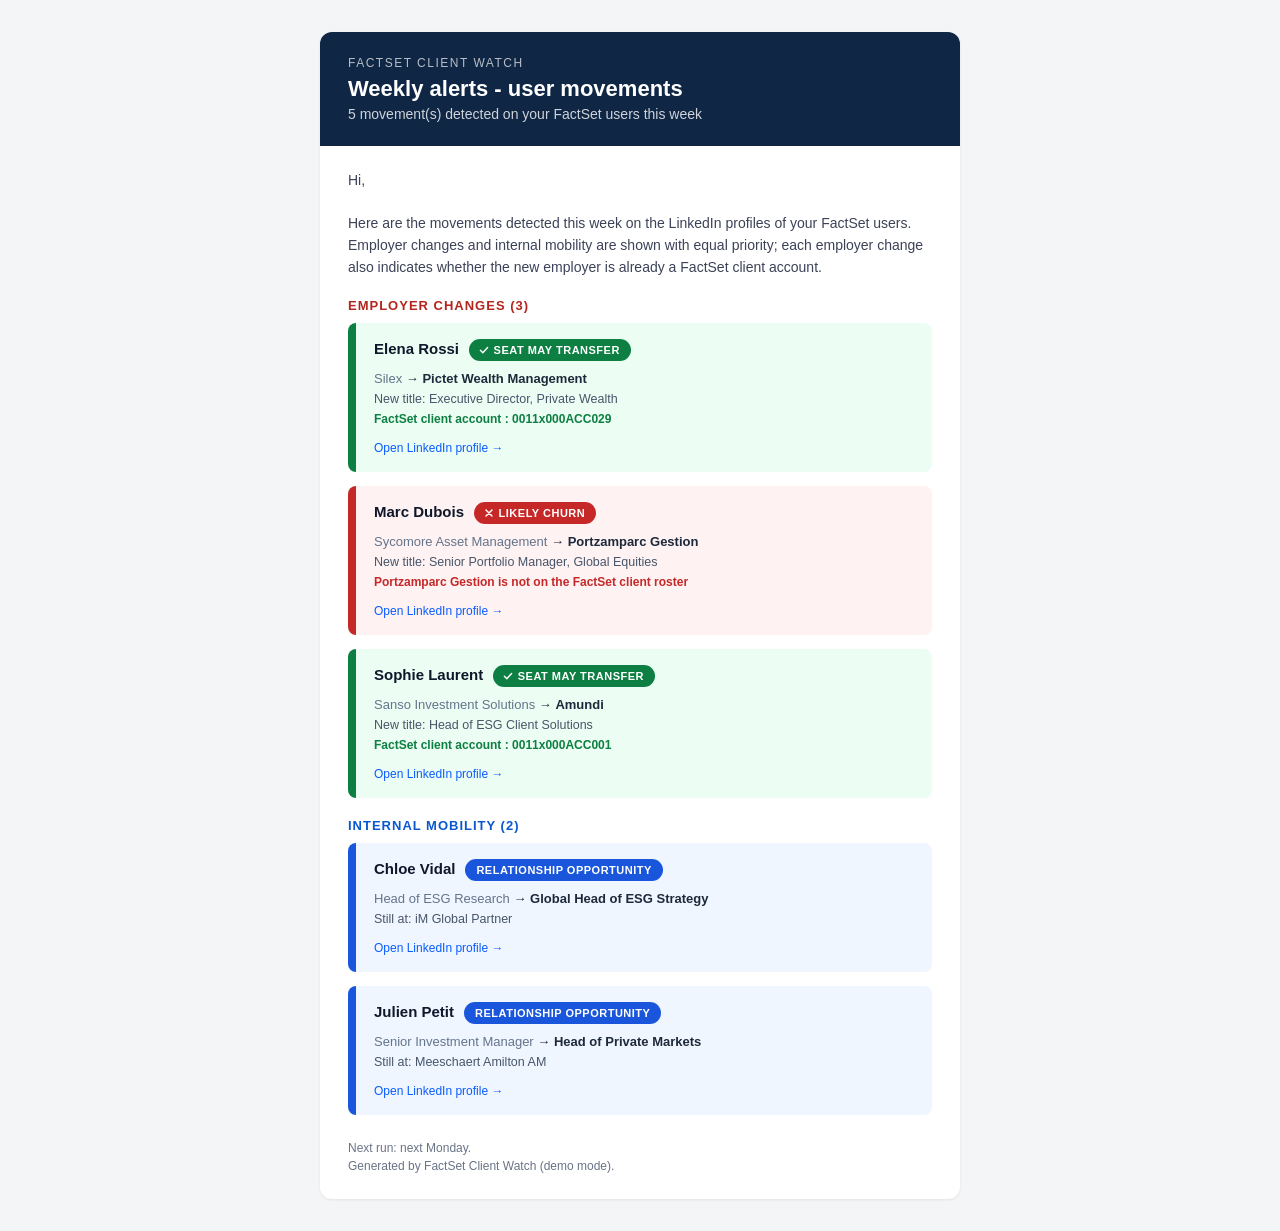
<file: docs/factset-demo/alert_email_preview.html>
<!doctype html>
<html lang="en"><head><meta charset="utf-8"><title>FactSet Client Watch - Weekly alerts</title></head>
<body style="margin:0;padding:0;background:#f4f5f7;font-family:-apple-system,BlinkMacSystemFont,'Segoe UI',Roboto,Arial,sans-serif;color:#1a1f36;">
  <table role="presentation" width="100%" cellpadding="0" cellspacing="0" style="background:#f4f5f7;padding:32px 16px;">
    <tr><td align="center">
      <table role="presentation" width="640" cellpadding="0" cellspacing="0" style="background:#ffffff;border-radius:12px;overflow:hidden;box-shadow:0 1px 3px rgba(0,0,0,0.08);">
        <tr><td style="background:#0f2645;padding:24px 28px;color:#ffffff;">
          <div style="font-size:12px;letter-spacing:1.5px;text-transform:uppercase;opacity:0.7;">FactSet Client Watch</div>
          <div style="font-size:22px;font-weight:600;margin-top:6px;">Weekly alerts - user movements</div>
          <div style="font-size:14px;opacity:0.8;margin-top:4px;">5 movement(s) detected on your FactSet users this week</div>
        </td></tr>
        <tr><td style="padding:24px 28px;">
          <p style="margin:0 0 20px 0;font-size:14px;line-height:1.55;color:#3c4257;">
            Hi,<br><br>
            Here are the movements detected this week on the LinkedIn profiles of your FactSet users.
            Employer changes and internal mobility are shown with equal priority; each employer change also
            indicates whether the new employer is already a FactSet client account.
          </p>
          
          <div style="font-size:13px;font-weight:600;letter-spacing:1px;text-transform:uppercase;color:#b3261e;margin:0 0 10px 0;">
            Employer changes (3)
          </div>
          
        <table role="presentation" width="100%" cellpadding="0" cellspacing="0" style="border-left:8px solid #0d7f42;background:#ecfdf3;border-radius:8px;margin-bottom:14px;">
          <tr><td style="padding:16px 18px;">
            <div style="font-size:15px;font-weight:600;color:#0f172a;">Elena Rossi<span style="display:inline-block;background:#0d7f42;color:#ffffff;padding:5px 11px 5px 9px;border-radius:999px;font-size:11px;font-weight:700;letter-spacing:.5px;text-transform:uppercase;margin-left:10px;"><svg width="12" height="12" viewBox="0 0 20 20" fill="none" xmlns="http://www.w3.org/2000/svg" style="vertical-align:-2px;"><path d="M4 10.5l4 4L16 6" stroke="#ffffff" stroke-width="2.4" stroke-linecap="round" stroke-linejoin="round"/></svg>&nbsp;SEAT MAY TRANSFER</span></div>
            <div style="margin-top:10px;font-size:13px;color:#1e293b;">
              <span style="color:#64748b;">Silex</span>&nbsp;&rarr;&nbsp;<strong>Pictet Wealth Management</strong>
            </div>
            <div style="margin-top:6px;font-size:12.5px;color:#475569;">New title: Executive Director, Private Wealth</div>
            <div style="margin-top:6px;font-size:12px;color:#0d7f42;font-weight:600;">FactSet client account&nbsp;: 0011x000ACC029</div>
            <div style="margin-top:12px;">
              <a href="https://www.linkedin.com/in/elena-rossi-factset-demo" style="font-size:12px;color:#0a5cff;text-decoration:none;">Open LinkedIn profile &rarr;</a>
            </div>
          </td></tr>
        </table>
        <table role="presentation" width="100%" cellpadding="0" cellspacing="0" style="border-left:8px solid #c62828;background:#fef2f2;border-radius:8px;margin-bottom:14px;">
          <tr><td style="padding:16px 18px;">
            <div style="font-size:15px;font-weight:600;color:#0f172a;">Marc Dubois<span style="display:inline-block;background:#c62828;color:#ffffff;padding:5px 11px 5px 9px;border-radius:999px;font-size:11px;font-weight:700;letter-spacing:.5px;text-transform:uppercase;margin-left:10px;"><svg width="12" height="12" viewBox="0 0 20 20" fill="none" xmlns="http://www.w3.org/2000/svg" style="vertical-align:-2px;"><path d="M5 5l10 10M15 5L5 15" stroke="#ffffff" stroke-width="2.4" stroke-linecap="round" stroke-linejoin="round"/></svg>&nbsp;LIKELY CHURN</span></div>
            <div style="margin-top:10px;font-size:13px;color:#1e293b;">
              <span style="color:#64748b;">Sycomore Asset Management</span>&nbsp;&rarr;&nbsp;<strong>Portzamparc Gestion</strong>
            </div>
            <div style="margin-top:6px;font-size:12.5px;color:#475569;">New title: Senior Portfolio Manager, Global Equities</div>
            <div style="margin-top:6px;font-size:12px;color:#c62828;font-weight:600;">Portzamparc Gestion is not on the FactSet client roster</div>
            <div style="margin-top:12px;">
              <a href="https://www.linkedin.com/in/marc-dubois-factset-demo" style="font-size:12px;color:#0a5cff;text-decoration:none;">Open LinkedIn profile &rarr;</a>
            </div>
          </td></tr>
        </table>
        <table role="presentation" width="100%" cellpadding="0" cellspacing="0" style="border-left:8px solid #0d7f42;background:#ecfdf3;border-radius:8px;margin-bottom:14px;">
          <tr><td style="padding:16px 18px;">
            <div style="font-size:15px;font-weight:600;color:#0f172a;">Sophie Laurent<span style="display:inline-block;background:#0d7f42;color:#ffffff;padding:5px 11px 5px 9px;border-radius:999px;font-size:11px;font-weight:700;letter-spacing:.5px;text-transform:uppercase;margin-left:10px;"><svg width="12" height="12" viewBox="0 0 20 20" fill="none" xmlns="http://www.w3.org/2000/svg" style="vertical-align:-2px;"><path d="M4 10.5l4 4L16 6" stroke="#ffffff" stroke-width="2.4" stroke-linecap="round" stroke-linejoin="round"/></svg>&nbsp;SEAT MAY TRANSFER</span></div>
            <div style="margin-top:10px;font-size:13px;color:#1e293b;">
              <span style="color:#64748b;">Sanso Investment Solutions</span>&nbsp;&rarr;&nbsp;<strong>Amundi</strong>
            </div>
            <div style="margin-top:6px;font-size:12.5px;color:#475569;">New title: Head of ESG Client Solutions</div>
            <div style="margin-top:6px;font-size:12px;color:#0d7f42;font-weight:600;">FactSet client account&nbsp;: 0011x000ACC001</div>
            <div style="margin-top:12px;">
              <a href="https://www.linkedin.com/in/sophie-laurent-factset-demo" style="font-size:12px;color:#0a5cff;text-decoration:none;">Open LinkedIn profile &rarr;</a>
            </div>
          </td></tr>
        </table>
          <div style="font-size:13px;font-weight:600;letter-spacing:1px;text-transform:uppercase;color:#0b57d0;margin:20px 0 10px 0;">
            Internal mobility (2)
          </div>
          
        <table role="presentation" width="100%" cellpadding="0" cellspacing="0" style="border-left:8px solid #1a56db;background:#eff6ff;border-radius:8px;margin-bottom:14px;">
          <tr><td style="padding:16px 18px;">
            <div style="font-size:15px;font-weight:600;color:#0f172a;">Chloe Vidal<span style="display:inline-block;background:#1a56db;color:#ffffff;padding:5px 11px;border-radius:999px;font-size:11px;font-weight:700;letter-spacing:.5px;text-transform:uppercase;margin-left:10px;">RELATIONSHIP OPPORTUNITY</span></div>
            <div style="margin-top:10px;font-size:13px;color:#1e293b;">
              <span style="color:#64748b;">Head of ESG Research</span>&nbsp;&rarr;&nbsp;<strong>Global Head of ESG Strategy</strong>
            </div>
            <div style="margin-top:6px;font-size:12.5px;color:#475569;">Still at: iM Global Partner</div>
            <div style="margin-top:12px;">
              <a href="https://www.linkedin.com/in/chloe-vidal-factset-demo" style="font-size:12px;color:#0a5cff;text-decoration:none;">Open LinkedIn profile &rarr;</a>
            </div>
          </td></tr>
        </table>
        <table role="presentation" width="100%" cellpadding="0" cellspacing="0" style="border-left:8px solid #1a56db;background:#eff6ff;border-radius:8px;margin-bottom:14px;">
          <tr><td style="padding:16px 18px;">
            <div style="font-size:15px;font-weight:600;color:#0f172a;">Julien Petit<span style="display:inline-block;background:#1a56db;color:#ffffff;padding:5px 11px;border-radius:999px;font-size:11px;font-weight:700;letter-spacing:.5px;text-transform:uppercase;margin-left:10px;">RELATIONSHIP OPPORTUNITY</span></div>
            <div style="margin-top:10px;font-size:13px;color:#1e293b;">
              <span style="color:#64748b;">Senior Investment Manager</span>&nbsp;&rarr;&nbsp;<strong>Head of Private Markets</strong>
            </div>
            <div style="margin-top:6px;font-size:12.5px;color:#475569;">Still at: Meeschaert Amilton AM</div>
            <div style="margin-top:12px;">
              <a href="https://www.linkedin.com/in/julien-petit-factset-demo" style="font-size:12px;color:#0a5cff;text-decoration:none;">Open LinkedIn profile &rarr;</a>
            </div>
          </td></tr>
        </table>
          <p style="margin:24px 0 0 0;font-size:12px;color:#697386;line-height:1.5;">
            Next run: next Monday.<br>
            Generated by FactSet Client Watch (demo mode).
          </p>
        </td></tr>
      </table>
    </td></tr>
  </table>
</body></html>
</file>
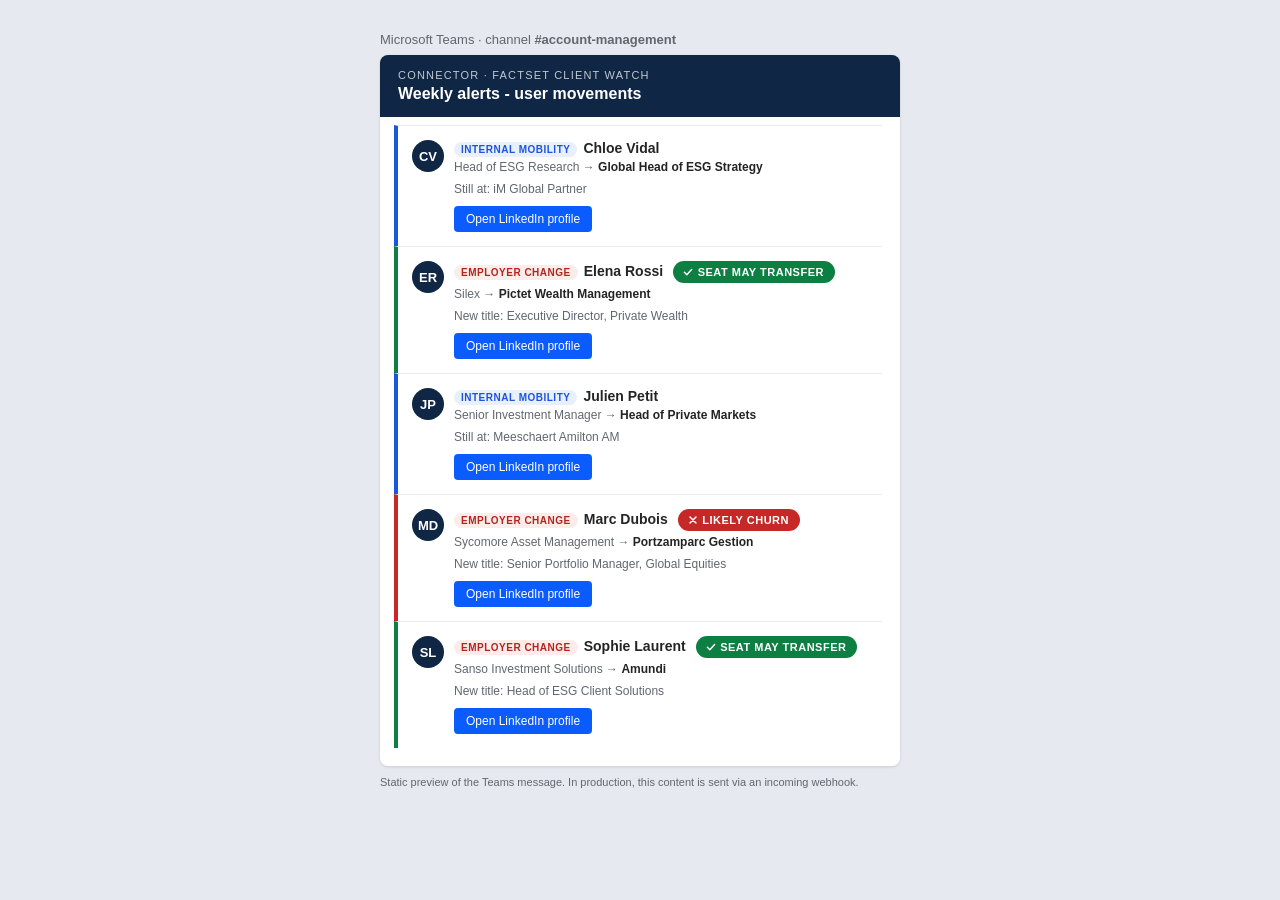
<file: docs/factset-demo/alert_teams_preview.html>
<!doctype html>
<html lang="en"><head><meta charset="utf-8"><title>Teams preview - FactSet alerts</title></head>
<body style="margin:0;padding:32px;background:#e6e9ef;font-family:'Segoe UI',-apple-system,BlinkMacSystemFont,Roboto,Arial,sans-serif;color:#252424;">
  <div style="max-width:520px;margin:0 auto;">
    <div style="font-size:13px;color:#616770;margin-bottom:8px;">Microsoft Teams &middot; channel <strong>#account-management</strong></div>
    <div style="background:#ffffff;border-radius:8px;box-shadow:0 1px 3px rgba(0,0,0,0.12);overflow:hidden;">
      <div style="background:#0f2645;color:#ffffff;padding:14px 18px;">
        <div style="font-size:11px;letter-spacing:1.2px;text-transform:uppercase;opacity:0.75;">Connector &middot; FactSet Client Watch</div>
        <div style="font-size:16px;font-weight:600;margin-top:4px;">Weekly alerts - user movements</div>
      </div>
      <div style="padding:8px 18px 18px 18px;">
        
        <div style="border-top:1px solid #edebe9;padding:14px 0 14px 14px;margin-left:-4px;border-left:4px solid #1a56db;">
          <div style="display:flex;align-items:flex-start;gap:10px;">
            <div style="width:32px;height:32px;border-radius:50%;background:#0f2645;color:#ffffff;display:flex;align-items:center;justify-content:center;font-weight:600;font-size:13px;flex-shrink:0;">
              CV
            </div>
            <div>
              <div style="font-size:14px;font-weight:600;"><span style="background:#e8f0fe;color:#1a56db;padding:2px 7px;border-radius:999px;font-size:10px;font-weight:600;text-transform:uppercase;letter-spacing:.5px;margin-right:6px;">Internal mobility</span>Chloe Vidal</div>
              <div style="font-size:12px;color:#616770;margin-top:4px;"><span style="color:#616770;">Head of ESG Research</span> &rarr; <strong style="color:#252424;">Global Head of ESG Strategy</strong></div>
            </div>
          </div>
          <div style="font-size:12px;color:#616770;margin:8px 0 0 42px;">Still at: iM Global Partner</div>
          <div style="margin:10px 0 0 42px;">
            <a href="https://www.linkedin.com/in/chloe-vidal-factset-demo" style="display:inline-block;font-size:12px;color:#ffffff;background:#0a5cff;padding:6px 12px;border-radius:4px;text-decoration:none;">Open LinkedIn profile</a>
          </div>
        </div>
        <div style="border-top:1px solid #edebe9;padding:14px 0 14px 14px;margin-left:-4px;border-left:4px solid #0d7f42;">
          <div style="display:flex;align-items:flex-start;gap:10px;">
            <div style="width:32px;height:32px;border-radius:50%;background:#0f2645;color:#ffffff;display:flex;align-items:center;justify-content:center;font-weight:600;font-size:13px;flex-shrink:0;">
              ER
            </div>
            <div>
              <div style="font-size:14px;font-weight:600;"><span style="background:#fdecea;color:#b3261e;padding:2px 7px;border-radius:999px;font-size:10px;font-weight:600;text-transform:uppercase;letter-spacing:.5px;margin-right:6px;">Employer change</span>Elena Rossi<span style="display:inline-block;background:#0d7f42;color:#ffffff;padding:5px 11px 5px 9px;border-radius:999px;font-size:11px;font-weight:700;letter-spacing:.5px;text-transform:uppercase;margin-left:10px;"><svg width="12" height="12" viewBox="0 0 20 20" fill="none" xmlns="http://www.w3.org/2000/svg" style="vertical-align:-2px;"><path d="M4 10.5l4 4L16 6" stroke="#ffffff" stroke-width="2.4" stroke-linecap="round" stroke-linejoin="round"/></svg>&nbsp;SEAT MAY TRANSFER</span></div>
              <div style="font-size:12px;color:#616770;margin-top:4px;"><span style="color:#616770;">Silex</span> &rarr; <strong style="color:#252424;">Pictet Wealth Management</strong></div>
            </div>
          </div>
          <div style="font-size:12px;color:#616770;margin:8px 0 0 42px;">New title: Executive Director, Private Wealth</div>
          <div style="margin:10px 0 0 42px;">
            <a href="https://www.linkedin.com/in/elena-rossi-factset-demo" style="display:inline-block;font-size:12px;color:#ffffff;background:#0a5cff;padding:6px 12px;border-radius:4px;text-decoration:none;">Open LinkedIn profile</a>
          </div>
        </div>
        <div style="border-top:1px solid #edebe9;padding:14px 0 14px 14px;margin-left:-4px;border-left:4px solid #1a56db;">
          <div style="display:flex;align-items:flex-start;gap:10px;">
            <div style="width:32px;height:32px;border-radius:50%;background:#0f2645;color:#ffffff;display:flex;align-items:center;justify-content:center;font-weight:600;font-size:13px;flex-shrink:0;">
              JP
            </div>
            <div>
              <div style="font-size:14px;font-weight:600;"><span style="background:#e8f0fe;color:#1a56db;padding:2px 7px;border-radius:999px;font-size:10px;font-weight:600;text-transform:uppercase;letter-spacing:.5px;margin-right:6px;">Internal mobility</span>Julien Petit</div>
              <div style="font-size:12px;color:#616770;margin-top:4px;"><span style="color:#616770;">Senior Investment Manager</span> &rarr; <strong style="color:#252424;">Head of Private Markets</strong></div>
            </div>
          </div>
          <div style="font-size:12px;color:#616770;margin:8px 0 0 42px;">Still at: Meeschaert Amilton AM</div>
          <div style="margin:10px 0 0 42px;">
            <a href="https://www.linkedin.com/in/julien-petit-factset-demo" style="display:inline-block;font-size:12px;color:#ffffff;background:#0a5cff;padding:6px 12px;border-radius:4px;text-decoration:none;">Open LinkedIn profile</a>
          </div>
        </div>
        <div style="border-top:1px solid #edebe9;padding:14px 0 14px 14px;margin-left:-4px;border-left:4px solid #c62828;">
          <div style="display:flex;align-items:flex-start;gap:10px;">
            <div style="width:32px;height:32px;border-radius:50%;background:#0f2645;color:#ffffff;display:flex;align-items:center;justify-content:center;font-weight:600;font-size:13px;flex-shrink:0;">
              MD
            </div>
            <div>
              <div style="font-size:14px;font-weight:600;"><span style="background:#fdecea;color:#b3261e;padding:2px 7px;border-radius:999px;font-size:10px;font-weight:600;text-transform:uppercase;letter-spacing:.5px;margin-right:6px;">Employer change</span>Marc Dubois<span style="display:inline-block;background:#c62828;color:#ffffff;padding:5px 11px 5px 9px;border-radius:999px;font-size:11px;font-weight:700;letter-spacing:.5px;text-transform:uppercase;margin-left:10px;"><svg width="12" height="12" viewBox="0 0 20 20" fill="none" xmlns="http://www.w3.org/2000/svg" style="vertical-align:-2px;"><path d="M5 5l10 10M15 5L5 15" stroke="#ffffff" stroke-width="2.4" stroke-linecap="round" stroke-linejoin="round"/></svg>&nbsp;LIKELY CHURN</span></div>
              <div style="font-size:12px;color:#616770;margin-top:4px;"><span style="color:#616770;">Sycomore Asset Management</span> &rarr; <strong style="color:#252424;">Portzamparc Gestion</strong></div>
            </div>
          </div>
          <div style="font-size:12px;color:#616770;margin:8px 0 0 42px;">New title: Senior Portfolio Manager, Global Equities</div>
          <div style="margin:10px 0 0 42px;">
            <a href="https://www.linkedin.com/in/marc-dubois-factset-demo" style="display:inline-block;font-size:12px;color:#ffffff;background:#0a5cff;padding:6px 12px;border-radius:4px;text-decoration:none;">Open LinkedIn profile</a>
          </div>
        </div>
        <div style="border-top:1px solid #edebe9;padding:14px 0 14px 14px;margin-left:-4px;border-left:4px solid #0d7f42;">
          <div style="display:flex;align-items:flex-start;gap:10px;">
            <div style="width:32px;height:32px;border-radius:50%;background:#0f2645;color:#ffffff;display:flex;align-items:center;justify-content:center;font-weight:600;font-size:13px;flex-shrink:0;">
              SL
            </div>
            <div>
              <div style="font-size:14px;font-weight:600;"><span style="background:#fdecea;color:#b3261e;padding:2px 7px;border-radius:999px;font-size:10px;font-weight:600;text-transform:uppercase;letter-spacing:.5px;margin-right:6px;">Employer change</span>Sophie Laurent<span style="display:inline-block;background:#0d7f42;color:#ffffff;padding:5px 11px 5px 9px;border-radius:999px;font-size:11px;font-weight:700;letter-spacing:.5px;text-transform:uppercase;margin-left:10px;"><svg width="12" height="12" viewBox="0 0 20 20" fill="none" xmlns="http://www.w3.org/2000/svg" style="vertical-align:-2px;"><path d="M4 10.5l4 4L16 6" stroke="#ffffff" stroke-width="2.4" stroke-linecap="round" stroke-linejoin="round"/></svg>&nbsp;SEAT MAY TRANSFER</span></div>
              <div style="font-size:12px;color:#616770;margin-top:4px;"><span style="color:#616770;">Sanso Investment Solutions</span> &rarr; <strong style="color:#252424;">Amundi</strong></div>
            </div>
          </div>
          <div style="font-size:12px;color:#616770;margin:8px 0 0 42px;">New title: Head of ESG Client Solutions</div>
          <div style="margin:10px 0 0 42px;">
            <a href="https://www.linkedin.com/in/sophie-laurent-factset-demo" style="display:inline-block;font-size:12px;color:#ffffff;background:#0a5cff;padding:6px 12px;border-radius:4px;text-decoration:none;">Open LinkedIn profile</a>
          </div>
        </div>
      </div>
    </div>
    <div style="font-size:11px;color:#616770;margin-top:10px;">Static preview of the Teams message. In production, this content is sent via an incoming webhook.</div>
  </div>
</body></html>
</file>
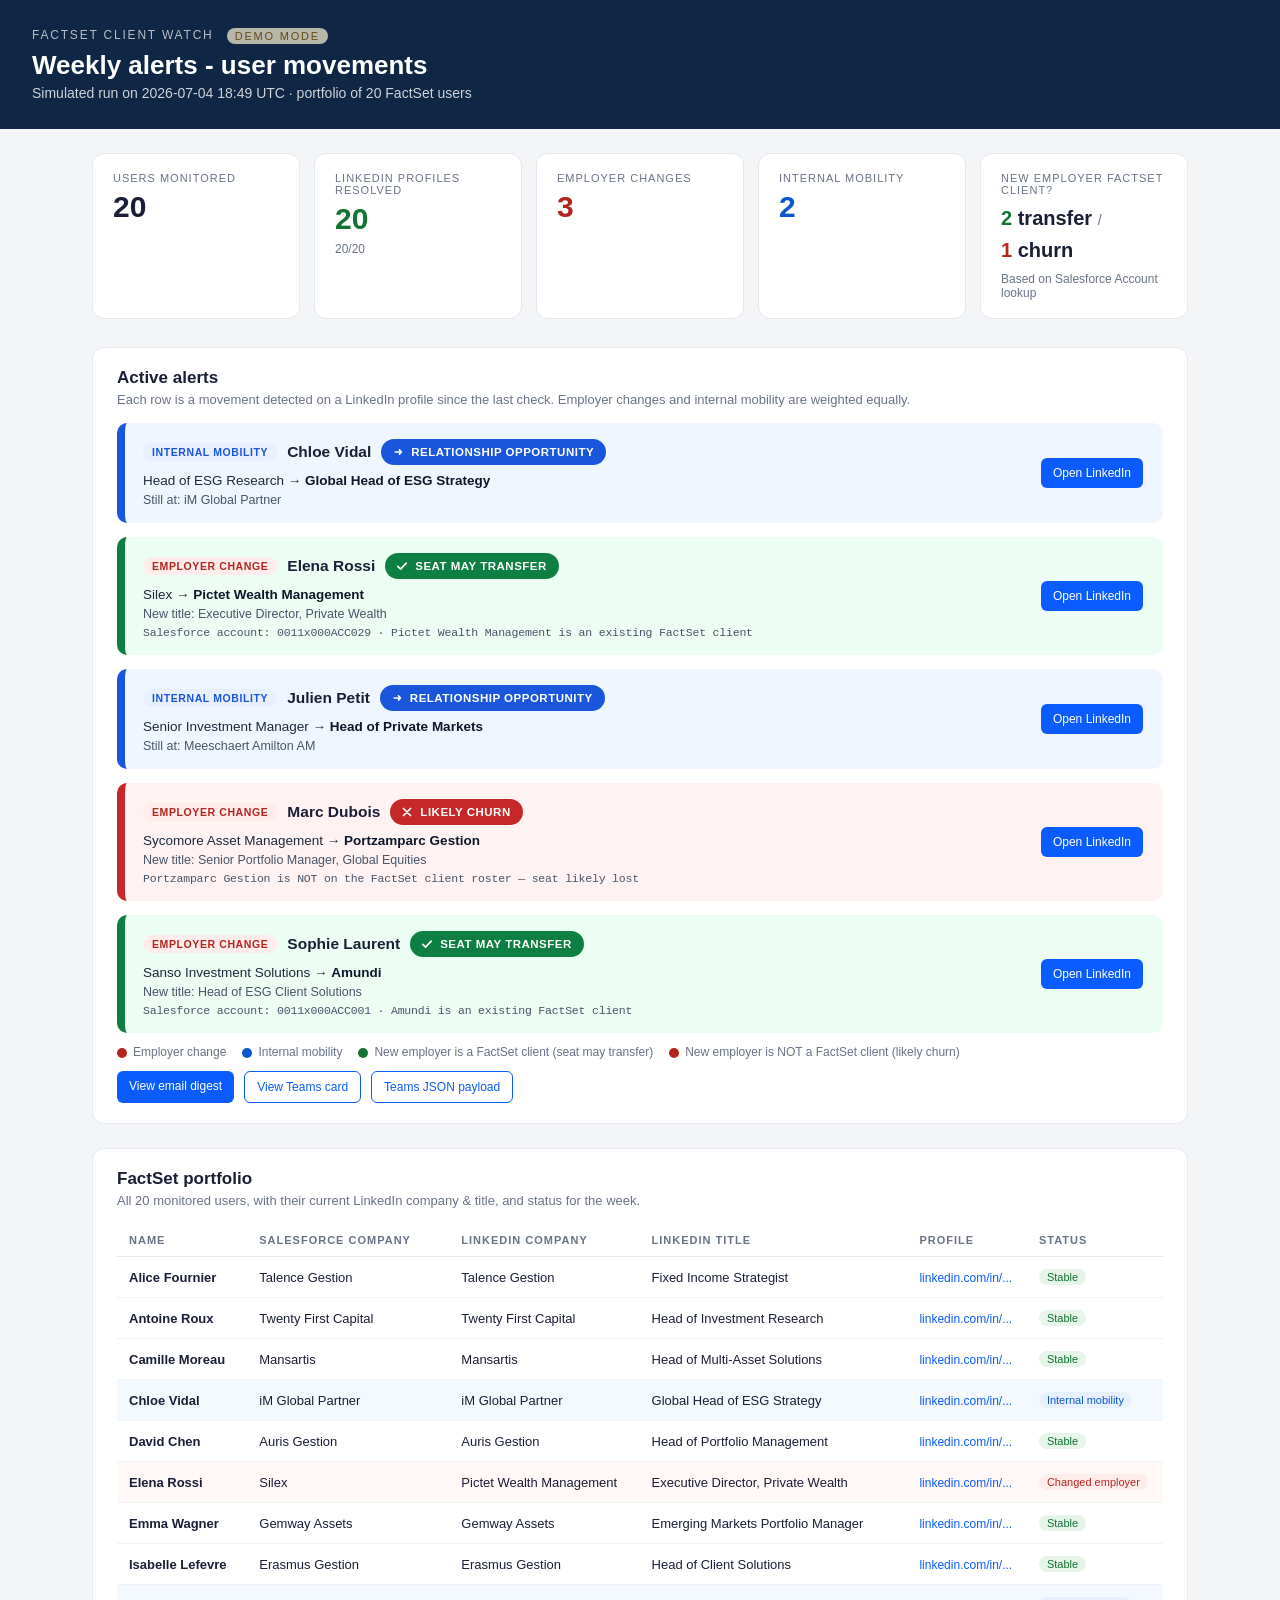
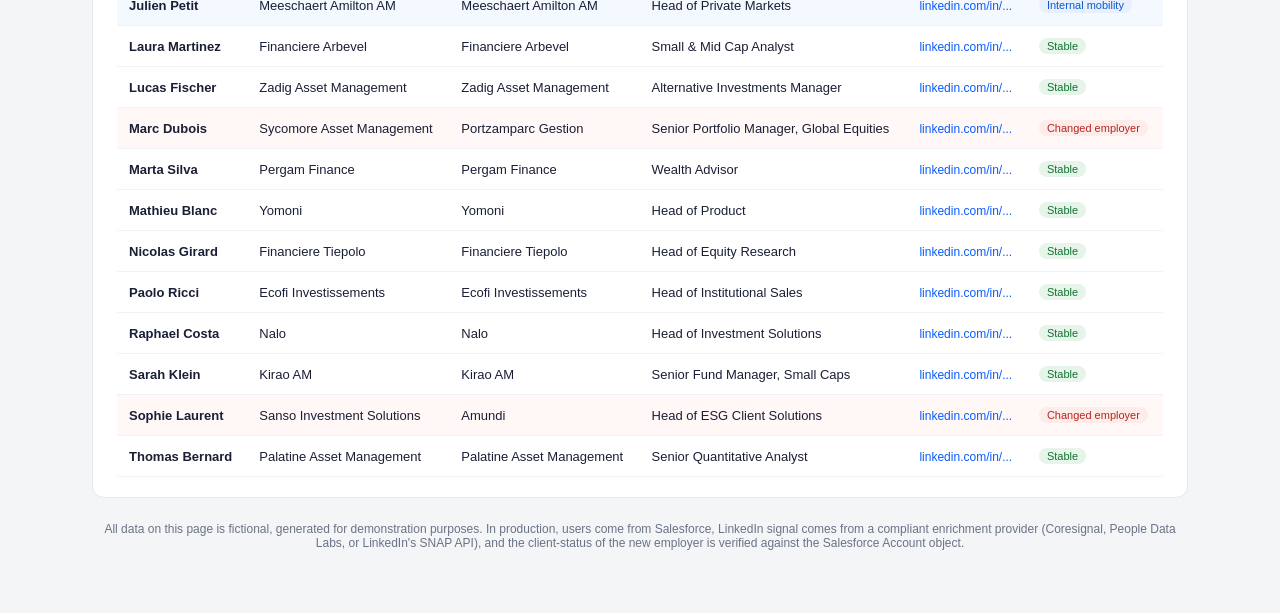
<file: docs/factset-demo/dashboard.html>
<!doctype html>
<html lang="en"><head>
<meta charset="utf-8">
<meta name="viewport" content="width=device-width,initial-scale=1">
<title>FactSet Client Watch - Demo dashboard</title>
<style>
:root {
  --bg:#f4f5f7; --card:#ffffff; --ink:#1a1f36; --muted:#697386;
  --border:#e3e8ee; --brand:#0f2645; --accent:#0a5cff;
  --danger:#b3261e; --danger-bg:#fdecea; --ok:#137333; --ok-bg:#e6f4ea;
  --info:#0b57d0; --info-bg:#e8f0fe;
}
* { box-sizing:border-box; }
body { margin:0; font-family:-apple-system,BlinkMacSystemFont,'Segoe UI',Roboto,Arial,sans-serif;
       background:var(--bg); color:var(--ink); }
header { background:var(--brand); color:#ffffff; padding:28px 32px; }
header .brand { font-size:12px; letter-spacing:1.8px; text-transform:uppercase; opacity:.7; }
header h1 { margin:6px 0 4px 0; font-size:26px; font-weight:600; }
header .sub { font-size:14px; opacity:.8; }
main { max-width:1160px; margin:0 auto; padding:24px 32px 60px 32px; }
.kpis { display:grid; grid-template-columns:repeat(5,1fr); gap:14px; margin-bottom:28px; }
.kpi { background:var(--card); border:1px solid var(--border); border-radius:12px;
        padding:18px 20px; }
.kpi .label { font-size:11px; color:var(--muted); text-transform:uppercase; letter-spacing:1px; }
.kpi .value { font-size:30px; font-weight:600; margin-top:6px; }
.kpi .split { font-size:12px; color:var(--muted); margin-top:6px; }
.kpi.alert .value { color:var(--danger); }
.kpi.info .value { color:var(--info); }
.kpi.ok .value { color:var(--ok); }
section.card { background:var(--card); border:1px solid var(--border); border-radius:12px;
                padding:20px 24px; margin-bottom:24px; }
section.card h2 { margin:0 0 4px 0; font-size:17px; }
section.card .hint { color:var(--muted); font-size:13px; margin-bottom:16px; }
.alerts { display:grid; grid-template-columns:1fr; gap:14px; }
.alert-item { border-radius:10px; overflow:hidden;
               display:grid; grid-template-columns:1fr auto; gap:16px; align-items:center;
               padding:16px 20px 16px 18px;
               border-left:8px solid #cbd5e1;
               background:#f8fafc; }
.alert-item.outcome-transfer { background:#ecfdf3; border-left-color:#0d7f42; }
.alert-item.outcome-churn    { background:#fef2f2; border-left-color:#c62828; }
.alert-item.outcome-internal { background:#eff6ff; border-left-color:#1a56db; }
.alert-item .header { display:flex; align-items:center; gap:10px; flex-wrap:wrap; }
.alert-item .name { font-weight:600; font-size:15.5px; }
.alert-item .move { font-size:13.5px; margin-top:8px; color:#1e293b; }
.alert-item .move strong { color:#0f172a; }
.alert-item .title { font-size:12.5px; color:#475569; margin-top:5px; }
.alert-item .account { font-size:11.5px; color:#475569; margin-top:5px;
                        font-family:'SF Mono','Cascadia Code','Roboto Mono',ui-monospace,monospace;
                        letter-spacing:-0.2px; }
.tag { display:inline-block; padding:3px 9px; border-radius:999px; font-size:10.5px;
        font-weight:600; letter-spacing:.6px; text-transform:uppercase; }
.tag.company { background:#fdecea; color:#b3261e; }
.tag.role { background:#e8f0fe; color:#1a56db; }
.outcome-badge { display:inline-flex; align-items:center; gap:6px;
                  padding:6px 12px 6px 10px; border-radius:999px;
                  font-size:11.5px; font-weight:700; letter-spacing:.5px;
                  text-transform:uppercase; color:#ffffff; }
.outcome-badge.transfer { background:#0d7f42; }
.outcome-badge.churn    { background:#c62828; }
.outcome-badge.internal { background:#1a56db; }
.outcome-badge svg { width:14px; height:14px; }
.badge { display:inline-block; padding:2px 8px; border-radius:999px; font-size:11px;
          font-weight:500; }
.badge.prev { background:var(--danger-bg); color:var(--danger); }
.badge.next { background:var(--ok-bg); color:var(--ok); }
.badge.rolefrom { background:#e6e9ef; color:#3c4257; }
.badge.roleto { background:var(--info-bg); color:var(--info); }
.arrow { margin:0 6px; color:var(--muted); }
.linkbtn { background:var(--accent); color:#fff; padding:8px 12px; border-radius:6px;
            font-size:12px; text-decoration:none; white-space:nowrap; }
.linkbtn.secondary { background:#ffffff; color:var(--accent); border:1px solid var(--accent); }
.actions { display:flex; gap:10px; margin-top:12px; flex-wrap:wrap; }
table { width:100%; border-collapse:collapse; font-size:13px; }
thead th { text-align:left; font-size:11px; letter-spacing:1px; text-transform:uppercase;
            color:var(--muted); padding:10px 12px; border-bottom:1px solid var(--border); }
tbody td { padding:12px; border-bottom:1px solid #f0f2f5; vertical-align:middle; }
tr.company_change { background:#fff8f7; }
tr.role_change { background:#f4f8ff; }
tr.company_change td.status .status-badge { background:var(--danger-bg); color:var(--danger); }
tr.role_change td.status .status-badge { background:var(--info-bg); color:var(--info); }
td.status .status-badge { display:inline-block; padding:2px 8px; border-radius:999px;
                            font-size:11px; font-weight:500; background:var(--ok-bg); color:var(--ok); }
.small { color:var(--muted); font-size:12px; }
.li { font-size:12px; color:var(--accent); text-decoration:none; }
.legend { font-size:12px; color:var(--muted); margin-top:12px; display:flex; gap:16px; flex-wrap:wrap; }
.legend .dot { display:inline-block; width:10px; height:10px; border-radius:50%; margin-right:6px; vertical-align:middle; }
.legend .dot.company { background:var(--danger); }
.legend .dot.role { background:var(--info); }
.legend .dot.client { background:var(--ok); }
.legend .dot.churn { background:var(--danger); }
footer { text-align:center; color:var(--muted); font-size:12px; margin-top:20px; }
.tag-demo { display:inline-block; background:#fff4d6; color:#8a5a00; padding:2px 8px;
             border-radius:999px; font-size:11px; margin-left:8px; vertical-align:middle; }
@media (max-width: 900px) { .kpis { grid-template-columns:repeat(3,1fr); } }
@media (max-width: 600px) { .kpis { grid-template-columns:repeat(2,1fr); } }
</style>
</head>
<body>
  <header>
    <div class="brand">FactSet Client Watch <span class="tag-demo">Demo mode</span></div>
    <h1>Weekly alerts - user movements</h1>
    <div class="sub">Simulated run on 2026-07-04 18:49 UTC &middot; portfolio of 20 FactSet users</div>
  </header>
  <main>
    <div class="kpis">
      <div class="kpi">
        <div class="label">Users monitored</div>
        <div class="value">20</div>
      </div>
      <div class="kpi ok">
        <div class="label">LinkedIn profiles resolved</div>
        <div class="value">20</div>
        <div class="split">20/20</div>
      </div>
      <div class="kpi alert">
        <div class="label">Employer changes</div>
        <div class="value">3</div>
      </div>
      <div class="kpi info">
        <div class="label">Internal mobility</div>
        <div class="value">2</div>
      </div>
      <div class="kpi">
        <div class="label">New employer FactSet client?</div>
        <div class="value" style="font-size:20px;line-height:1.6;">
          <span style="color:var(--ok);">2</span>&nbsp;transfer
          <span style="color:var(--muted);font-weight:400;font-size:14px;">/</span>
          <span style="color:var(--danger);">1</span>&nbsp;churn
        </div>
        <div class="split">Based on Salesforce Account lookup</div>
      </div>
    </div>

    <section class="card">
      <h2>Active alerts</h2>
      <div class="hint">Each row is a movement detected on a LinkedIn profile since the last check. Employer changes and internal mobility are weighted equally.</div>
      <div class="alerts">
      <div class="alert-item outcome-internal">
        <div>
          <div class="header">
            <span class="tag role">Internal mobility</span>
            <span class="name">Chloe Vidal</span>
            <span class="outcome-badge internal"><svg viewBox="0 0 20 20" fill="none" xmlns="http://www.w3.org/2000/svg" aria-hidden="true"><path d="M6 10h9m-3-3l3 3-3 3" stroke="currentColor" stroke-width="2.2" stroke-linecap="round" stroke-linejoin="round"/></svg>Relationship opportunity</span>
          </div>
          <div class="move">Head of ESG Research &rarr; <strong>Global Head of ESG Strategy</strong></div>
          <div class="title">Still at:&nbsp;iM Global Partner</div>
        </div>
        <a class="linkbtn" href="https://www.linkedin.com/in/chloe-vidal-factset-demo" target="_blank">Open LinkedIn</a>
      </div>
      <div class="alert-item outcome-transfer">
        <div>
          <div class="header">
            <span class="tag company">Employer change</span>
            <span class="name">Elena Rossi</span>
            <span class="outcome-badge transfer"><svg viewBox="0 0 20 20" fill="none" xmlns="http://www.w3.org/2000/svg" aria-hidden="true"><path d="M4 10.5l4 4L16 6" stroke="currentColor" stroke-width="2.4" stroke-linecap="round" stroke-linejoin="round"/></svg>Seat may transfer</span>
          </div>
          <div class="move">Silex &rarr; <strong>Pictet Wealth Management</strong></div>
          <div class="title">New title:&nbsp;Executive Director, Private Wealth</div>
          <div class="account">Salesforce account: 0011x000ACC029 &middot; Pictet Wealth Management is an existing FactSet client</div>
        </div>
        <a class="linkbtn" href="https://www.linkedin.com/in/elena-rossi-factset-demo" target="_blank">Open LinkedIn</a>
      </div>
      <div class="alert-item outcome-internal">
        <div>
          <div class="header">
            <span class="tag role">Internal mobility</span>
            <span class="name">Julien Petit</span>
            <span class="outcome-badge internal"><svg viewBox="0 0 20 20" fill="none" xmlns="http://www.w3.org/2000/svg" aria-hidden="true"><path d="M6 10h9m-3-3l3 3-3 3" stroke="currentColor" stroke-width="2.2" stroke-linecap="round" stroke-linejoin="round"/></svg>Relationship opportunity</span>
          </div>
          <div class="move">Senior Investment Manager &rarr; <strong>Head of Private Markets</strong></div>
          <div class="title">Still at:&nbsp;Meeschaert Amilton AM</div>
        </div>
        <a class="linkbtn" href="https://www.linkedin.com/in/julien-petit-factset-demo" target="_blank">Open LinkedIn</a>
      </div>
      <div class="alert-item outcome-churn">
        <div>
          <div class="header">
            <span class="tag company">Employer change</span>
            <span class="name">Marc Dubois</span>
            <span class="outcome-badge churn"><svg viewBox="0 0 20 20" fill="none" xmlns="http://www.w3.org/2000/svg" aria-hidden="true"><path d="M5 5l10 10M15 5L5 15" stroke="currentColor" stroke-width="2.4" stroke-linecap="round" stroke-linejoin="round"/></svg>Likely churn</span>
          </div>
          <div class="move">Sycomore Asset Management &rarr; <strong>Portzamparc Gestion</strong></div>
          <div class="title">New title:&nbsp;Senior Portfolio Manager, Global Equities</div>
          <div class="account">Portzamparc Gestion is NOT on the FactSet client roster &mdash; seat likely lost</div>
        </div>
        <a class="linkbtn" href="https://www.linkedin.com/in/marc-dubois-factset-demo" target="_blank">Open LinkedIn</a>
      </div>
      <div class="alert-item outcome-transfer">
        <div>
          <div class="header">
            <span class="tag company">Employer change</span>
            <span class="name">Sophie Laurent</span>
            <span class="outcome-badge transfer"><svg viewBox="0 0 20 20" fill="none" xmlns="http://www.w3.org/2000/svg" aria-hidden="true"><path d="M4 10.5l4 4L16 6" stroke="currentColor" stroke-width="2.4" stroke-linecap="round" stroke-linejoin="round"/></svg>Seat may transfer</span>
          </div>
          <div class="move">Sanso Investment Solutions &rarr; <strong>Amundi</strong></div>
          <div class="title">New title:&nbsp;Head of ESG Client Solutions</div>
          <div class="account">Salesforce account: 0011x000ACC001 &middot; Amundi is an existing FactSet client</div>
        </div>
        <a class="linkbtn" href="https://www.linkedin.com/in/sophie-laurent-factset-demo" target="_blank">Open LinkedIn</a>
      </div></div>
      <div class="legend">
        <span><span class="dot company"></span>Employer change</span>
        <span><span class="dot role"></span>Internal mobility</span>
        <span><span class="dot client"></span>New employer is a FactSet client (seat may transfer)</span>
        <span><span class="dot churn"></span>New employer is NOT a FactSet client (likely churn)</span>
      </div>
      <div class="actions">
        <a class="linkbtn" href="alert_email_preview.html" target="_blank">View email digest</a>
        <a class="linkbtn secondary" href="alert_teams_preview.html" target="_blank">View Teams card</a>
        <a class="linkbtn secondary" href="alert_teams_payload.json" target="_blank">Teams JSON payload</a>
      </div>
    </section>

    <section class="card">
      <h2>FactSet portfolio</h2>
      <div class="hint">All 20 monitored users, with their current LinkedIn company &amp; title, and status for the week.</div>
      <table>
        <thead><tr>
          <th>Name</th><th>Salesforce company</th><th>LinkedIn company</th>
          <th>LinkedIn title</th><th>Profile</th><th class="status">Status</th>
        </tr></thead>
        <tbody>
        <tr class="">
          <td><strong>Alice Fournier</strong></td>
          <td>Talence Gestion</td>
          <td>Talence Gestion</td>
          <td>Fixed Income Strategist</td>
          <td><a class="li" href="https://www.linkedin.com/in/alice-fournier-factset-demo" target="_blank">linkedin.com/in/...</a></td>
          <td class="status"><span class="status-badge">Stable</span></td>
        </tr>
        <tr class="">
          <td><strong>Antoine Roux</strong></td>
          <td>Twenty First Capital</td>
          <td>Twenty First Capital</td>
          <td>Head of Investment Research</td>
          <td><a class="li" href="https://www.linkedin.com/in/antoine-roux-factset-demo" target="_blank">linkedin.com/in/...</a></td>
          <td class="status"><span class="status-badge">Stable</span></td>
        </tr>
        <tr class="">
          <td><strong>Camille Moreau</strong></td>
          <td>Mansartis</td>
          <td>Mansartis</td>
          <td>Head of Multi-Asset Solutions</td>
          <td><a class="li" href="https://www.linkedin.com/in/camille-moreau-factset-demo" target="_blank">linkedin.com/in/...</a></td>
          <td class="status"><span class="status-badge">Stable</span></td>
        </tr>
        <tr class="role_change">
          <td><strong>Chloe Vidal</strong></td>
          <td>iM Global Partner</td>
          <td>iM Global Partner</td>
          <td>Global Head of ESG Strategy</td>
          <td><a class="li" href="https://www.linkedin.com/in/chloe-vidal-factset-demo" target="_blank">linkedin.com/in/...</a></td>
          <td class="status"><span class="status-badge">Internal mobility</span></td>
        </tr>
        <tr class="">
          <td><strong>David Chen</strong></td>
          <td>Auris Gestion</td>
          <td>Auris Gestion</td>
          <td>Head of Portfolio Management</td>
          <td><a class="li" href="https://www.linkedin.com/in/david-chen-factset-demo" target="_blank">linkedin.com/in/...</a></td>
          <td class="status"><span class="status-badge">Stable</span></td>
        </tr>
        <tr class="company_change">
          <td><strong>Elena Rossi</strong></td>
          <td>Silex</td>
          <td>Pictet Wealth Management</td>
          <td>Executive Director, Private Wealth</td>
          <td><a class="li" href="https://www.linkedin.com/in/elena-rossi-factset-demo" target="_blank">linkedin.com/in/...</a></td>
          <td class="status"><span class="status-badge">Changed employer</span></td>
        </tr>
        <tr class="">
          <td><strong>Emma Wagner</strong></td>
          <td>Gemway Assets</td>
          <td>Gemway Assets</td>
          <td>Emerging Markets Portfolio Manager</td>
          <td><a class="li" href="https://www.linkedin.com/in/emma-wagner-factset-demo" target="_blank">linkedin.com/in/...</a></td>
          <td class="status"><span class="status-badge">Stable</span></td>
        </tr>
        <tr class="">
          <td><strong>Isabelle Lefevre</strong></td>
          <td>Erasmus Gestion</td>
          <td>Erasmus Gestion</td>
          <td>Head of Client Solutions</td>
          <td><a class="li" href="https://www.linkedin.com/in/isabelle-lefevre-factset-demo" target="_blank">linkedin.com/in/...</a></td>
          <td class="status"><span class="status-badge">Stable</span></td>
        </tr>
        <tr class="role_change">
          <td><strong>Julien Petit</strong></td>
          <td>Meeschaert Amilton AM</td>
          <td>Meeschaert Amilton AM</td>
          <td>Head of Private Markets</td>
          <td><a class="li" href="https://www.linkedin.com/in/julien-petit-factset-demo" target="_blank">linkedin.com/in/...</a></td>
          <td class="status"><span class="status-badge">Internal mobility</span></td>
        </tr>
        <tr class="">
          <td><strong>Laura Martinez</strong></td>
          <td>Financiere Arbevel</td>
          <td>Financiere Arbevel</td>
          <td>Small &amp; Mid Cap Analyst</td>
          <td><a class="li" href="https://www.linkedin.com/in/laura-martinez-factset-demo" target="_blank">linkedin.com/in/...</a></td>
          <td class="status"><span class="status-badge">Stable</span></td>
        </tr>
        <tr class="">
          <td><strong>Lucas Fischer</strong></td>
          <td>Zadig Asset Management</td>
          <td>Zadig Asset Management</td>
          <td>Alternative Investments Manager</td>
          <td><a class="li" href="https://www.linkedin.com/in/lucas-fischer-factset-demo" target="_blank">linkedin.com/in/...</a></td>
          <td class="status"><span class="status-badge">Stable</span></td>
        </tr>
        <tr class="company_change">
          <td><strong>Marc Dubois</strong></td>
          <td>Sycomore Asset Management</td>
          <td>Portzamparc Gestion</td>
          <td>Senior Portfolio Manager, Global Equities</td>
          <td><a class="li" href="https://www.linkedin.com/in/marc-dubois-factset-demo" target="_blank">linkedin.com/in/...</a></td>
          <td class="status"><span class="status-badge">Changed employer</span></td>
        </tr>
        <tr class="">
          <td><strong>Marta Silva</strong></td>
          <td>Pergam Finance</td>
          <td>Pergam Finance</td>
          <td>Wealth Advisor</td>
          <td><a class="li" href="https://www.linkedin.com/in/marta-silva-factset-demo" target="_blank">linkedin.com/in/...</a></td>
          <td class="status"><span class="status-badge">Stable</span></td>
        </tr>
        <tr class="">
          <td><strong>Mathieu Blanc</strong></td>
          <td>Yomoni</td>
          <td>Yomoni</td>
          <td>Head of Product</td>
          <td><a class="li" href="https://www.linkedin.com/in/mathieu-blanc-factset-demo" target="_blank">linkedin.com/in/...</a></td>
          <td class="status"><span class="status-badge">Stable</span></td>
        </tr>
        <tr class="">
          <td><strong>Nicolas Girard</strong></td>
          <td>Financiere Tiepolo</td>
          <td>Financiere Tiepolo</td>
          <td>Head of Equity Research</td>
          <td><a class="li" href="https://www.linkedin.com/in/nicolas-girard-factset-demo" target="_blank">linkedin.com/in/...</a></td>
          <td class="status"><span class="status-badge">Stable</span></td>
        </tr>
        <tr class="">
          <td><strong>Paolo Ricci</strong></td>
          <td>Ecofi Investissements</td>
          <td>Ecofi Investissements</td>
          <td>Head of Institutional Sales</td>
          <td><a class="li" href="https://www.linkedin.com/in/paolo-ricci-factset-demo" target="_blank">linkedin.com/in/...</a></td>
          <td class="status"><span class="status-badge">Stable</span></td>
        </tr>
        <tr class="">
          <td><strong>Raphael Costa</strong></td>
          <td>Nalo</td>
          <td>Nalo</td>
          <td>Head of Investment Solutions</td>
          <td><a class="li" href="https://www.linkedin.com/in/raphael-costa-factset-demo" target="_blank">linkedin.com/in/...</a></td>
          <td class="status"><span class="status-badge">Stable</span></td>
        </tr>
        <tr class="">
          <td><strong>Sarah Klein</strong></td>
          <td>Kirao AM</td>
          <td>Kirao AM</td>
          <td>Senior Fund Manager, Small Caps</td>
          <td><a class="li" href="https://www.linkedin.com/in/sarah-klein-factset-demo" target="_blank">linkedin.com/in/...</a></td>
          <td class="status"><span class="status-badge">Stable</span></td>
        </tr>
        <tr class="company_change">
          <td><strong>Sophie Laurent</strong></td>
          <td>Sanso Investment Solutions</td>
          <td>Amundi</td>
          <td>Head of ESG Client Solutions</td>
          <td><a class="li" href="https://www.linkedin.com/in/sophie-laurent-factset-demo" target="_blank">linkedin.com/in/...</a></td>
          <td class="status"><span class="status-badge">Changed employer</span></td>
        </tr>
        <tr class="">
          <td><strong>Thomas Bernard</strong></td>
          <td>Palatine Asset Management</td>
          <td>Palatine Asset Management</td>
          <td>Senior Quantitative Analyst</td>
          <td><a class="li" href="https://www.linkedin.com/in/thomas-bernard-factset-demo" target="_blank">linkedin.com/in/...</a></td>
          <td class="status"><span class="status-badge">Stable</span></td>
        </tr></tbody>
      </table>
    </section>

    <footer>
      All data on this page is fictional, generated for demonstration purposes.
      In production, users come from Salesforce, LinkedIn signal comes from a compliant enrichment
      provider (Coresignal, People Data Labs, or LinkedIn's SNAP API), and the client-status of
      the new employer is verified against the Salesforce Account object.
    </footer>
  </main>
</body></html>
</file>
<file: docs/audio/audio.css>
:root {
  --bg: #0b0e14;
  --panel: #131823;
  --panel2: #1a2130;
  --ink: #e6edf3;
  --muted: #8b97a7;
  --accent: #f7931a;
  --accent-ink: #1b1003;
  --green: #3fb950;
  --red: #f85149;
  --border: #232b3a;
  --player-h: 150px;
  color-scheme: dark;
}

* { box-sizing: border-box; -webkit-tap-highlight-color: transparent; }
[hidden] { display: none !important; }
dialog:not([open]) { display: none; } /* iOS < 15.4 : <dialog> inconnu */

html { -webkit-text-size-adjust: 100%; }

body {
  margin: 0;
  min-height: 100vh;
  background: var(--bg);
  color: var(--ink);
  font: 16px/1.5 -apple-system, BlinkMacSystemFont, "Segoe UI", Roboto, Helvetica, Arial, sans-serif;
  padding-bottom: env(safe-area-inset-bottom);
}
body.has-player { padding-bottom: calc(var(--player-h) + env(safe-area-inset-bottom) + 16px); }

.wrap {
  max-width: 720px;
  margin: 0 auto;
  padding-left: max(16px, env(safe-area-inset-left));
  padding-right: max(16px, env(safe-area-inset-right));
}

.muted { color: var(--muted); }
.small { font-size: 13px; }
code { font: 13px/1.4 ui-monospace, "SF Mono", Menlo, monospace; background: var(--panel2); padding: 1px 5px; border-radius: 5px; overflow-wrap: anywhere; }

/* En-tête + onglets */
.top {
  position: sticky; top: 0; z-index: 5;
  background: rgba(11, 14, 20, 0.92);
  -webkit-backdrop-filter: blur(12px); backdrop-filter: blur(12px);
  border-bottom: 1px solid var(--border);
  padding-top: env(safe-area-inset-top);
}
.top-row { display: flex; align-items: center; justify-content: space-between; gap: 12px; padding-top: 12px; }
h1 { margin: 0; font-size: 20px; display: flex; align-items: center; gap: 10px; }
.logo {
  width: 26px; height: 26px; border-radius: 7px; flex: none;
  background: url("icon-192.png") center / cover;
}
.tabs { display: flex; gap: 4px; padding-top: 10px; padding-bottom: 0; }
.tabs button {
  flex: 1; appearance: none; border: 0; background: none; color: var(--muted);
  font: inherit; font-size: 15px; font-weight: 600; padding: 10px 4px 12px;
  border-bottom: 2px solid transparent; cursor: pointer;
}
.tabs button[aria-selected="true"] { color: var(--ink); border-bottom-color: var(--accent); }

main { padding-top: 16px; padding-bottom: 24px; }

/* Boutons */
button { font: inherit; color: inherit; cursor: pointer; }
.primary, .ghost {
  appearance: none; border-radius: 12px; padding: 12px 18px; font-weight: 600;
  min-height: 44px;
}
.primary { background: var(--accent); color: var(--accent-ink); border: 0; }
.ghost { background: var(--panel2); border: 1px solid var(--border); color: var(--ink); }
.mini { padding: 6px 12px; min-height: 34px; font-size: 14px; border-radius: 9px; }

/* Bandeau d'installation */
.tip {
  display: flex; align-items: flex-start; gap: 10px;
  margin-top: 12px; padding: 12px 14px;
  background: var(--panel); border: 1px solid var(--border); border-radius: 14px;
  font-size: 14px;
}
.tip p { margin: 0; flex: 1; }
.ios-share {
  display: inline-block; width: 15px; height: 19px; vertical-align: -3px;
  background: no-repeat center / contain url("data:image/svg+xml,%3Csvg xmlns='http://www.w3.org/2000/svg' viewBox='0 0 30 38' fill='none' stroke='%235aa9ff' stroke-width='3' stroke-linecap='round' stroke-linejoin='round'%3E%3Cpath d='M15 3v20M8 10l7-7 7 7M10 15H4v20h22V15h-6'/%3E%3C/svg%3E");
}

/* Bibliothèque */
.empty { text-align: center; padding: 48px 12px; }
.empty .big { font-size: 19px; font-weight: 600; margin: 0 0 6px; }
.tracks { list-style: none; margin: 0; padding: 0; display: grid; gap: 10px; }
.track {
  display: flex; align-items: stretch;
  background: var(--panel); border: 1px solid var(--border); border-radius: 14px; overflow: hidden;
}
.track.current { border-color: var(--accent); }
.track-main {
  flex: 1; min-width: 0; appearance: none; background: none; border: 0; text-align: left;
  padding: 12px 6px 12px 14px; display: grid; gap: 3px;
}
.t-title { font-weight: 600; font-size: 16px; line-height: 1.3; overflow-wrap: anywhere; }
.track.current .t-title::before { content: "♪ "; color: var(--accent); }
.t-meta { color: var(--muted); font-size: 13px; }
.t-bar { height: 4px; border-radius: 2px; background: var(--panel2); margin-top: 6px; overflow: hidden; }
.t-bar span { display: block; height: 100%; background: var(--accent); border-radius: 2px; }
.track.done .t-bar span { background: var(--green); }
.t-more {
  appearance: none; background: none; border: 0; border-left: 1px solid var(--border);
  width: 52px; font-size: 22px; color: var(--muted); flex: none;
}

/* Ajout */
.pick {
  position: relative; display: grid; justify-items: center; gap: 4px; text-align: center;
  padding: 28px 16px; border: 2px dashed #34405a; border-radius: 18px; background: var(--panel);
  cursor: pointer;
}
.pick input { position: absolute; inset: 0; opacity: 0; width: 100%; height: 100%; cursor: pointer; }
.pick-icon {
  width: 52px; height: 52px; border-radius: 50%; display: grid; place-items: center;
  background: var(--accent); color: var(--accent-ink); font-size: 30px; font-weight: 700;
}
.pick-title { font-weight: 700; font-size: 17px; }
.jobs { list-style: none; margin: 14px 0 0; padding: 0; display: grid; gap: 8px; }
.job {
  background: var(--panel); border: 1px solid var(--border); border-radius: 12px; padding: 10px 14px;
  font-size: 14px; overflow-wrap: anywhere;
}
.job .j-state { display: block; color: var(--muted); }
.job.ok .j-state { color: var(--green); }
.job.err .j-state { color: var(--red); }
.note { margin-top: 18px; font-size: 14px; color: var(--ink); }
.note ul { padding-left: 20px; margin: 6px 0; }
.note li { margin-bottom: 4px; }

/* Mode d'emploi */
.lead { margin-top: 0; }
details {
  background: var(--panel); border: 1px solid var(--border); border-radius: 14px;
  padding: 0 14px; margin-bottom: 10px;
}
details[open] { padding-bottom: 10px; }
summary {
  font-weight: 700; padding: 14px 0; cursor: pointer; list-style: none;
  display: flex; justify-content: space-between; align-items: center; gap: 12px;
}
summary::-webkit-details-marker { display: none; }
summary::after { content: "›"; color: var(--muted); font-size: 22px; line-height: 1; transition: transform 0.15s; }
details[open] > summary::after { transform: rotate(90deg); }
details h3 { font-size: 15px; margin: 14px 0 4px; color: var(--accent); }
details ol, details ul { padding-left: 22px; margin: 6px 0; }
details li { margin-bottom: 8px; }
details.code { background: var(--bg); margin: 8px 0 0; }
details.code summary { font-weight: 500; padding: 10px 0; font-size: 14px; }
pre { margin: 0; max-height: 300px; overflow: auto; }
pre code { display: block; padding: 10px; font-size: 11px; white-space: pre; }
.copyrow { display: flex; align-items: center; gap: 10px; flex-wrap: wrap; margin: 6px 0; }

/* Lecteur */
.player {
  position: fixed; left: 0; right: 0; bottom: 0; z-index: 6;
  background: rgba(19, 24, 35, 0.97);
  -webkit-backdrop-filter: blur(14px); backdrop-filter: blur(14px);
  border-top: 1px solid var(--border);
  padding-top: 10px; padding-bottom: calc(10px + env(safe-area-inset-bottom));
}
.p-head { display: flex; align-items: center; gap: 8px; }
.p-head::before { content: ""; width: 36px; flex: none; } /* garde le titre centré */
.p-title { flex: 1; min-width: 0; font-weight: 600; font-size: 15px; white-space: nowrap; overflow: hidden; text-overflow: ellipsis; text-align: center; }
.p-x { appearance: none; background: none; border: 0; color: var(--muted); font-size: 18px; width: 36px; height: 32px; flex: none; }
.p-seek { display: flex; align-items: center; gap: 10px; margin: 6px 0 8px; }
.p-time { font-size: 12px; color: var(--muted); font-variant-numeric: tabular-nums; min-width: 52px; }
.p-time:last-child { text-align: right; }
.p-seek input { flex: 1; min-width: 0; accent-color: var(--accent); height: 28px; }
.p-ctrl { display: flex; align-items: center; justify-content: space-between; gap: 6px; }
.round {
  appearance: none; border: 1px solid var(--border); background: var(--panel2);
  width: 56px; height: 56px; border-radius: 50%; font-weight: 700; font-size: 15px;
}
.round.play { width: 66px; height: 66px; font-size: 24px; background: var(--accent); color: var(--accent-ink); border: 0; }
.speed { width: 64px; padding: 8px 0; font-variant-numeric: tabular-nums; }
.speed.on { color: var(--accent); border-color: var(--accent); }
/* Minuterie de sommeil inactive : icône de lune. */
.moon {
  background: var(--panel2) no-repeat center / 22px url("data:image/svg+xml,%3Csvg xmlns='http://www.w3.org/2000/svg' viewBox='0 0 24 24' fill='none' stroke='%23e6edf3' stroke-width='2' stroke-linecap='round' stroke-linejoin='round'%3E%3Cpath d='M21 12.8A9 9 0 1 1 11.2 3a7 7 0 0 0 9.8 9.8z'/%3E%3C/svg%3E");
}

/* Menu (feuille d'actions) */
.sheet {
  border: 1px solid var(--border); border-radius: 18px; background: var(--panel); color: var(--ink);
  padding: 8px; width: min(420px, calc(100vw - 24px));
  margin: auto auto calc(12px + env(safe-area-inset-bottom));
}
.sheet::backdrop { background: rgba(0, 0, 0, 0.55); }
.sheet-title { text-align: center; color: var(--muted); font-size: 13px; margin: 8px 12px; overflow-wrap: anywhere; }
.sheet button {
  display: block; width: 100%; appearance: none; background: var(--panel2); border: 0;
  border-radius: 12px; padding: 14px; margin-top: 6px; font-size: 16px; font-weight: 600;
}
.sheet .danger { color: var(--red); }
.sheet .cancel { background: none; color: var(--muted); }

.toast {
  position: fixed; left: 50%; transform: translateX(-50%); z-index: 7;
  top: calc(env(safe-area-inset-top) + 64px);
  max-width: calc(100vw - 32px);
  background: var(--panel2); border: 1px solid var(--border); border-radius: 12px;
  padding: 10px 16px; font-size: 14px; box-shadow: 0 8px 30px rgba(0, 0, 0, 0.4);
}
</file>
